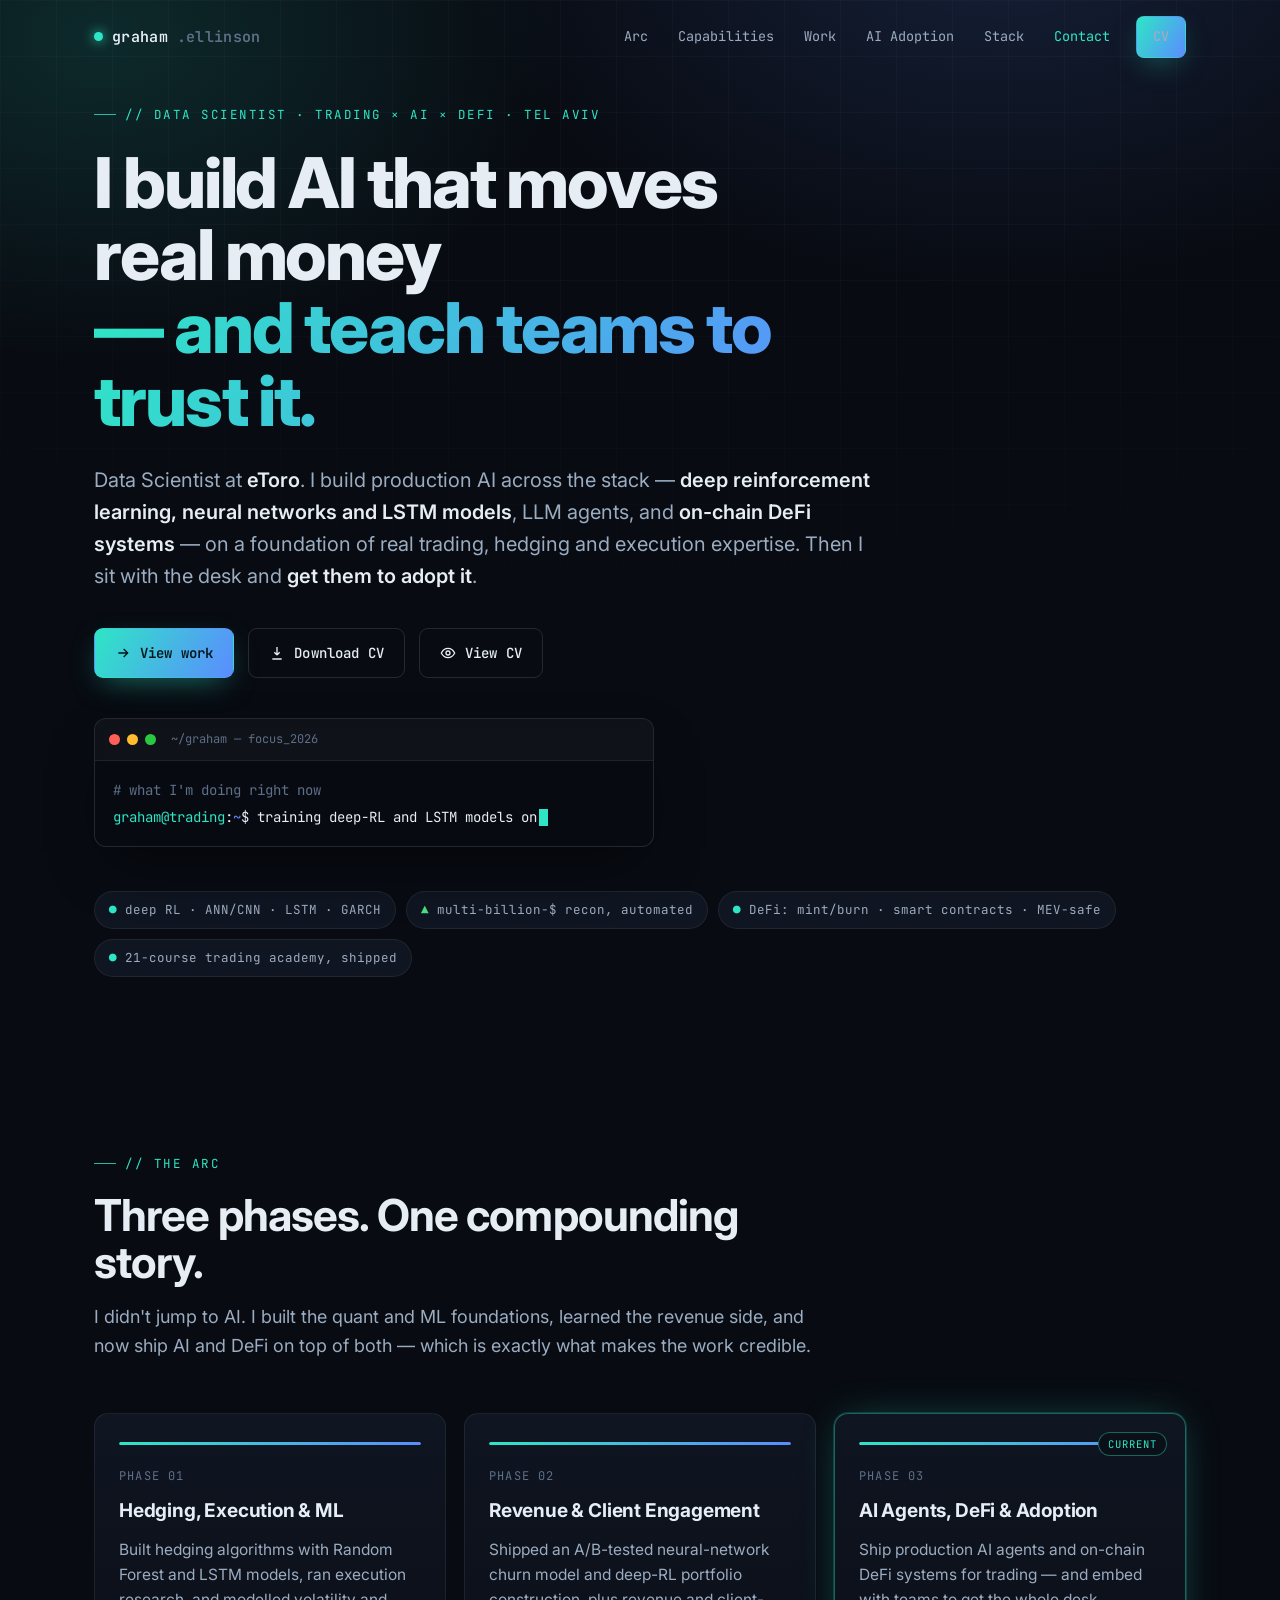
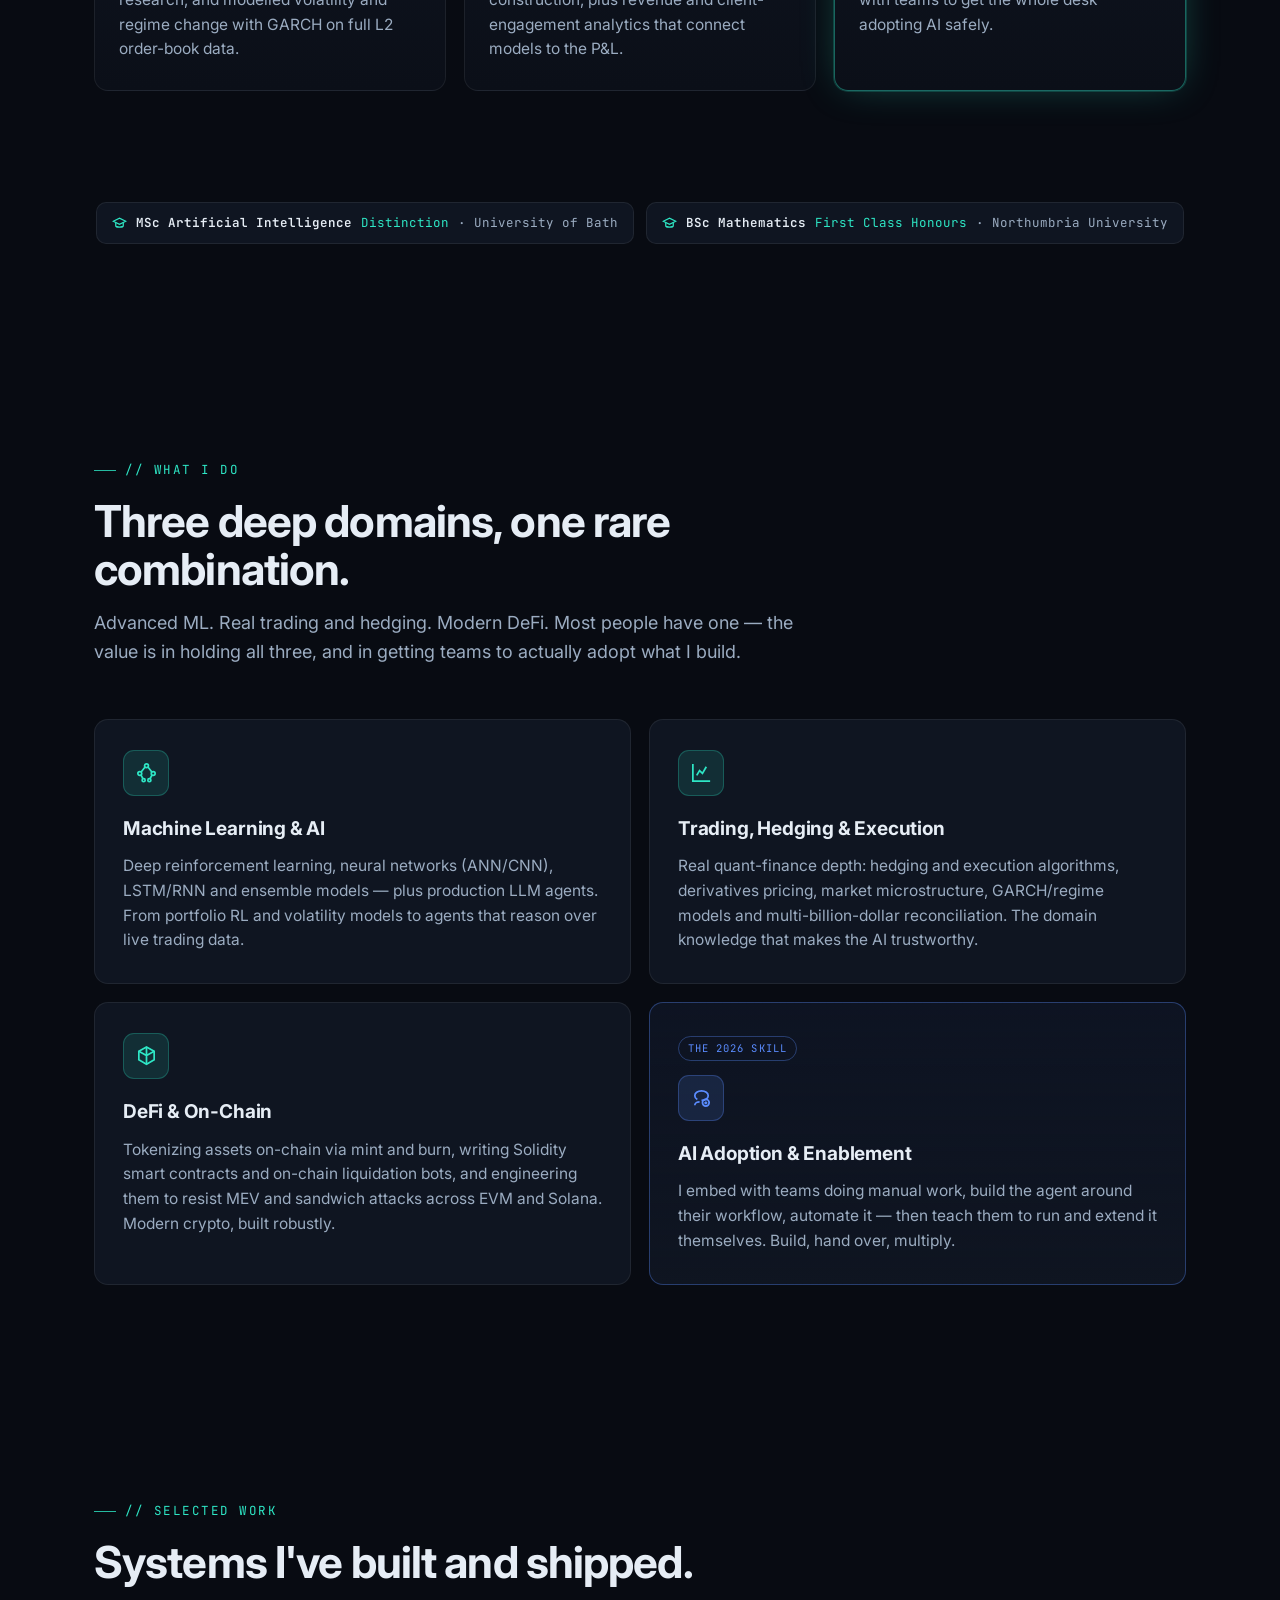
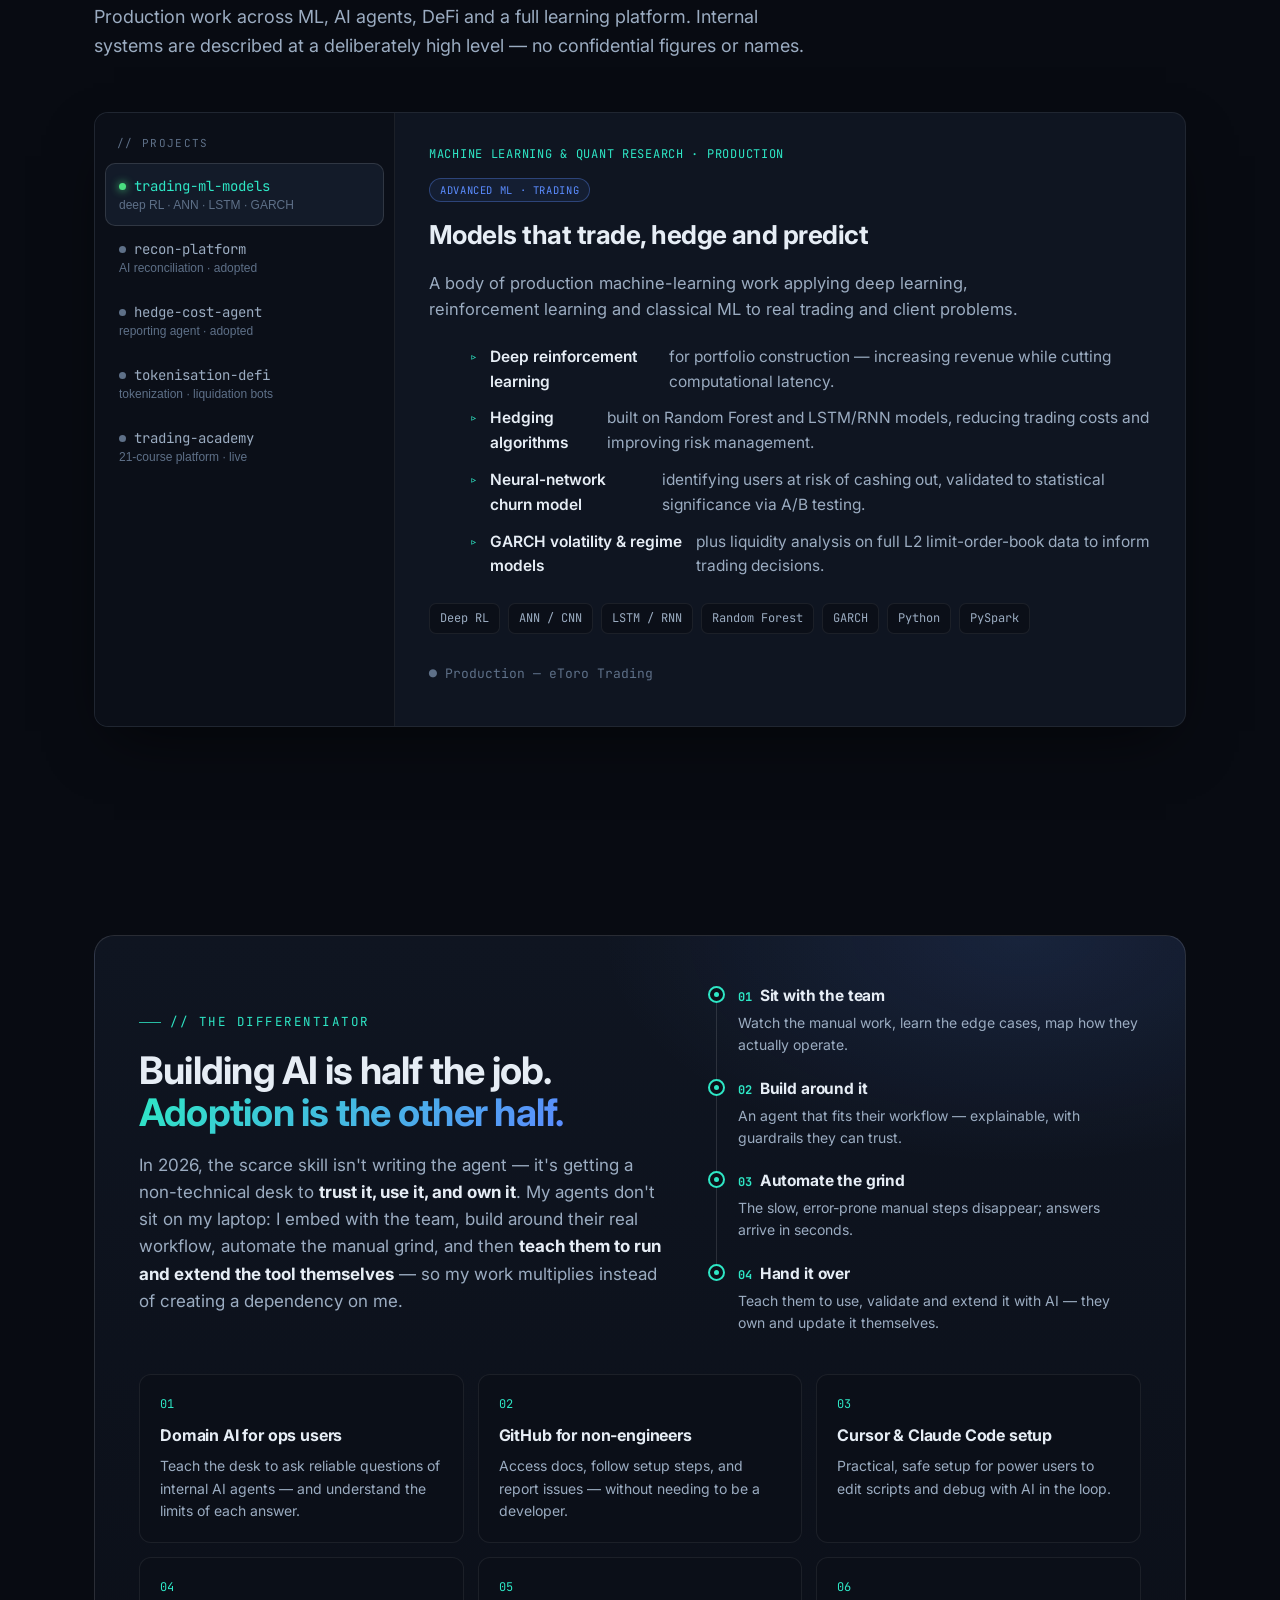
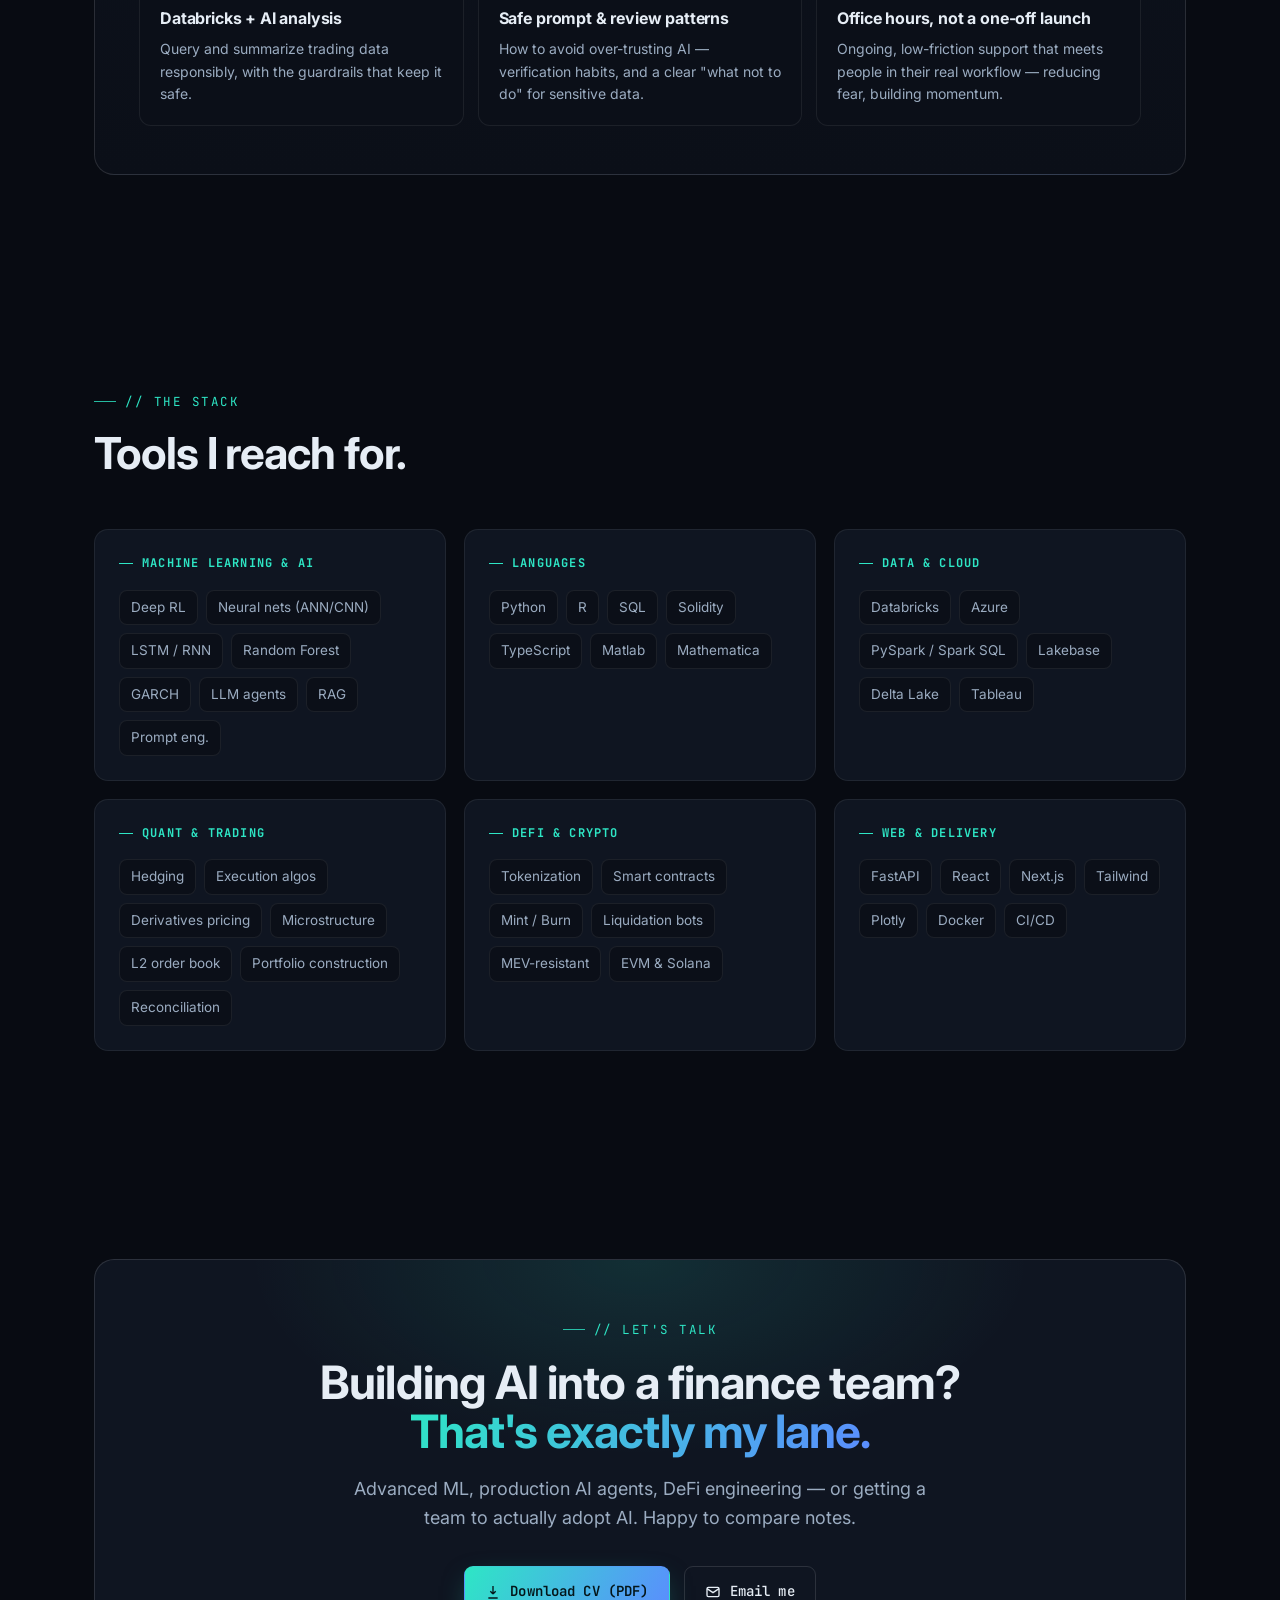
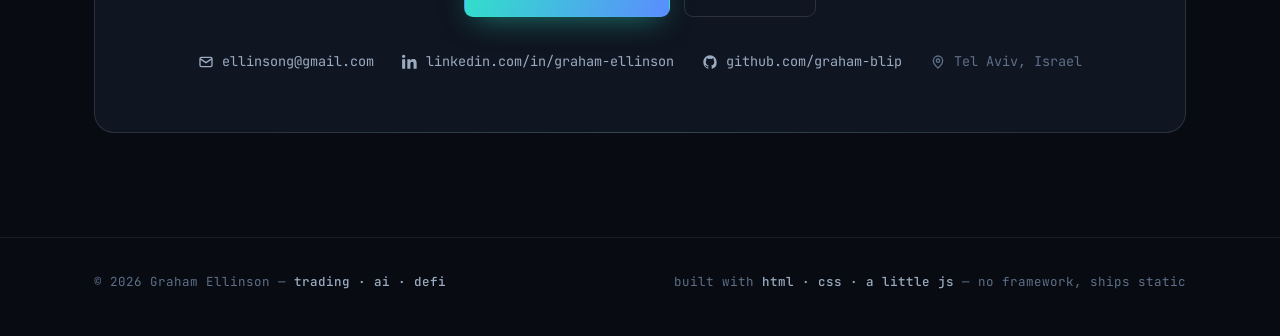
<file: index.html>
<!DOCTYPE html>
<html lang="en">
<head>
  <meta charset="UTF-8" />
  <meta name="viewport" content="width=device-width, initial-scale=1.0" />
  <title>Graham Ellinson — Data Scientist · Trading, AI & DeFi</title>
  <meta name="description" content="Graham Ellinson — Data Scientist at eToro. I build advanced ML (deep RL, neural nets, LSTM) and production AI agents on a foundation of trading, hedging and execution — and DeFi/on-chain systems — then drive adoption across trading teams." />
  <meta name="author" content="Graham Ellinson" />

  <!-- Open Graph -->
  <meta property="og:type" content="website" />
  <meta property="og:title" content="Graham Ellinson — Trading, AI & DeFi" />
  <meta property="og:description" content="Advanced ML + production AI agents, deep trading/hedging/execution expertise, and DeFi engineering — built and adopted." />

  <!-- Fonts -->
  <link rel="preconnect" href="https://fonts.googleapis.com" />
  <link rel="preconnect" href="https://fonts.gstatic.com" crossorigin />
  <link href="https://fonts.googleapis.com/css2?family=Inter:wght@400;500;600;700;800&family=JetBrains+Mono:wght@400;500;600&display=swap" rel="stylesheet" />

  <link rel="stylesheet" href="assets/css/style.css" />
  <link rel="icon" href="data:image/svg+xml,<svg xmlns='http://www.w3.org/2000/svg' viewBox='0 0 100 100'><rect width='100' height='100' rx='22' fill='%23080b12'/><text x='50' y='68' font-family='monospace' font-size='52' font-weight='700' fill='%232ee6c5' text-anchor='middle'>g</text></svg>" />
</head>
<body>
  <div class="bg-field"></div>
  <div class="bg-grid"></div>

  <!-- ===================== NAV ===================== -->
  <nav class="nav" id="nav">
    <div class="nav-inner">
      <a href="#top" class="logo"><span class="dot"></span>graham<span class="muted">.ellinson</span></a>
      <div class="nav-links" id="navLinks">
        <a href="#arc">Arc</a>
        <a href="#capabilities">Capabilities</a>
        <a href="#work">Work</a>
        <a href="#adoption">AI Adoption</a>
        <a href="#skills">Stack</a>
        <a href="#contact">Contact</a>
        <a class="btn btn-primary" href="cv.html" target="_blank" rel="noopener">CV</a>
      </div>
      <button class="nav-toggle" id="navToggle" aria-label="Toggle menu" aria-expanded="false">
        <span></span><span></span><span></span>
      </button>
    </div>
  </nav>

  <!-- ===================== HERO ===================== -->
  <header class="hero" id="top">
    <div class="wrap hero-inner">
      <div class="eyebrow reveal">// data scientist · trading × ai × defi · tel aviv</div>
      <h1 class="reveal d1">I build AI that moves real money<span class="line2 grad-text">— and teach teams to trust it.</span></h1>
      <p class="hero-sub reveal d2">
        Data Scientist at <strong>eToro</strong>. I build production AI across the stack —
        <strong>deep reinforcement learning, neural networks and LSTM models</strong>, LLM agents,
        and <strong>on-chain DeFi systems</strong> — on a foundation of real trading, hedging and
        execution expertise. Then I sit with the desk and <strong>get them to adopt it</strong>.
      </p>

      <div class="hero-cta reveal d3">
        <a class="btn btn-primary" href="#work">
          <svg class="ico" viewBox="0 0 24 24" fill="none" stroke="currentColor" stroke-width="2"><path d="M5 12h14M13 6l6 6-6 6"/></svg>
          View work
        </a>
        <a class="btn btn-ghost" href="assets/cv/Graham-Ellinson-CV.pdf" download>
          <svg class="ico" viewBox="0 0 24 24" fill="none" stroke="currentColor" stroke-width="2"><path d="M12 3v12m0 0l-4-4m4 4l4-4M5 21h14"/></svg>
          Download CV
        </a>
        <a class="btn btn-ghost" href="cv.html" target="_blank" rel="noopener">
          <svg class="ico" viewBox="0 0 24 24" fill="none" stroke="currentColor" stroke-width="2"><path d="M2 12s3.5-7 10-7 10 7 10 7-3.5 7-10 7-10-7-10-7z"/><circle cx="12" cy="12" r="3"/></svg>
          View CV
        </a>
      </div>

      <div class="terminal reveal d3">
        <div class="terminal-bar"><i></i><i></i><i></i><span>~/graham — focus_2026</span></div>
        <div class="terminal-body">
          <div><span class="comment"># what I'm doing right now</span></div>
          <div><span class="prompt">graham@trading</span>:<span style="color:var(--accent-2)">~</span>$ <span class="typed" id="typed"></span><span class="cursor-blink" aria-hidden="true"></span></div>
        </div>
      </div>

      <div class="ticker reveal d4">
        <span class="chip"><b>●</b> deep RL · ANN/CNN · LSTM · GARCH</span>
        <span class="chip"><span class="up">▲</span> multi-billion-$ recon, automated</span>
        <span class="chip"><b>●</b> DeFi: mint/burn · smart contracts · MEV-safe</span>
        <span class="chip"><b>●</b> 21-course trading academy, shipped</span>
      </div>
    </div>
  </header>

  <!-- ===================== ARC ===================== -->
  <section id="arc">
    <div class="wrap">
      <div class="section-head reveal">
        <div class="eyebrow">// the arc</div>
        <h2 class="title">Three phases. One compounding story.</h2>
        <p>I didn't jump to AI. I built the quant and ML foundations, learned the revenue side, and now ship AI and DeFi on top of both — which is exactly what makes the work credible.</p>
      </div>

      <div class="arc-grid">
        <div class="phase reveal">
          <div class="bar"><i style="width:100%"></i></div>
          <div class="ph-no">PHASE 01</div>
          <h3>Hedging, Execution &amp; ML</h3>
          <p>Built hedging algorithms with Random Forest and LSTM models, ran execution research, and modelled volatility and regime change with GARCH on full L2 order-book data.</p>
        </div>
        <div class="phase reveal d1">
          <div class="bar"><i style="width:100%"></i></div>
          <div class="ph-no">PHASE 02</div>
          <h3>Revenue &amp; Client Engagement</h3>
          <p>Shipped an A/B-tested neural-network churn model and deep-RL portfolio construction, plus revenue and client-engagement analytics that connect models to the P&amp;L.</p>
        </div>
        <div class="phase current reveal d2">
          <span class="tag">current</span>
          <div class="bar"><i style="width:100%"></i></div>
          <div class="ph-no">PHASE 03</div>
          <h3>AI Agents, DeFi &amp; Adoption</h3>
          <p>Ship production AI agents and on-chain DeFi systems for trading — and embed with teams to get the whole desk adopting AI safely.</p>
        </div>
      </div>

      <div class="arc-foot reveal d2">
        <b>Operating altitude:</b> technical execution + leverage creation — building the system <em>and</em> getting people to use it.
      </div>

      <div class="creds reveal d2">
        <span class="cred">
          <svg viewBox="0 0 24 24" fill="none" stroke="currentColor" stroke-width="2"><path d="M22 10L12 5 2 10l10 5 10-5z"/><path d="M6 12v5c0 1 2.7 2.5 6 2.5s6-1.5 6-2.5v-5"/></svg>
          <b>MSc Artificial Intelligence</b> <span class="dist">Distinction</span> · University of Bath
        </span>
        <span class="cred">
          <svg viewBox="0 0 24 24" fill="none" stroke="currentColor" stroke-width="2"><path d="M22 10L12 5 2 10l10 5 10-5z"/><path d="M6 12v5c0 1 2.7 2.5 6 2.5s6-1.5 6-2.5v-5"/></svg>
          <b>BSc Mathematics</b> <span class="dist">First Class Honours</span> · Northumbria University
        </span>
      </div>
    </div>
  </section>

  <!-- ===================== CAPABILITIES ===================== -->
  <section id="capabilities">
    <div class="wrap">
      <div class="section-head reveal">
        <div class="eyebrow">// what I do</div>
        <h2 class="title">Three deep domains, one rare combination.</h2>
        <p>Advanced ML. Real trading and hedging. Modern DeFi. Most people have one — the value is in holding all three, and in getting teams to actually adopt what I build.</p>
      </div>

      <div class="cap-grid">
        <article class="cap reveal tilt">
          <div class="cap-ico"><svg viewBox="0 0 24 24" fill="none" stroke-width="1.8"><circle cx="12" cy="5" r="2"/><circle cx="5" cy="13" r="2"/><circle cx="19" cy="13" r="2"/><circle cx="9" cy="20" r="1.6"/><circle cx="15" cy="20" r="1.6"/><path d="M10.5 6.3L6.4 11.4M13.5 6.3l4.1 5.1M6.2 14.6l2.2 4M17.8 14.6l-2.2 4"/></svg></div>
          <h3>Machine Learning &amp; AI</h3>
          <p>Deep reinforcement learning, neural networks (ANN/CNN), LSTM/RNN and ensemble models — plus production LLM agents. From portfolio RL and volatility models to agents that reason over live trading data.</p>
        </article>

        <article class="cap reveal d1 tilt">
          <div class="cap-ico"><svg viewBox="0 0 24 24" fill="none" stroke-width="1.8"><path d="M3 3v18h18"/><path d="M7 15l3-5 3 3 4-7"/></svg></div>
          <h3>Trading, Hedging &amp; Execution</h3>
          <p>Real quant-finance depth: hedging and execution algorithms, derivatives pricing, market microstructure, GARCH/regime models and multi-billion-dollar reconciliation. The domain knowledge that makes the AI trustworthy.</p>
        </article>

        <article class="cap reveal d2 tilt">
          <div class="cap-ico"><svg viewBox="0 0 24 24" fill="none" stroke-width="1.8"><path d="M12 2l8 4.5v9L12 20l-8-4.5v-9L12 2z"/><path d="M12 2v18M4 6.5l8 4.5 8-4.5"/></svg></div>
          <h3>DeFi &amp; On-Chain</h3>
          <p>Tokenizing assets on-chain via mint and burn, writing Solidity smart contracts and on-chain liquidation bots, and engineering them to resist MEV and sandwich attacks across EVM and Solana. Modern crypto, built robustly.</p>
        </article>

        <article class="cap feature reveal d3 tilt">
          <span class="pill">the <span class="js-year">2026</span> skill</span>
          <div class="cap-ico"><svg viewBox="0 0 24 24" fill="none" stroke-width="1.8"><path d="M12 14c4 0 7-2.2 7-5s-3-5-7-5-7 2.2-7 5c0 1.6 1 3 2.6 4"/><path d="M5 19c0-2.2 2.5-3.5 5-3.5"/><circle cx="16.5" cy="16.5" r="3.5"/><path d="M16.5 15v3M15 16.5h3"/></svg></div>
          <h3>AI Adoption &amp; Enablement</h3>
          <p>I embed with teams doing manual work, build the agent around their workflow, automate it — then teach them to run and extend it themselves. Build, hand over, multiply.</p>
        </article>
      </div>
    </div>
  </section>

  <!-- ===================== WORK ===================== -->
  <section id="work">
    <div class="wrap">
      <div class="section-head reveal">
        <div class="eyebrow">// selected work</div>
        <h2 class="title">Systems I've built and shipped.</h2>
        <p>Production work across ML, AI agents, DeFi and a full learning platform. Internal systems are described at a deliberately high level — no confidential figures or names.</p>
      </div>

      <div class="explorer reveal">
        <div class="exp-list" role="tablist" aria-label="Projects">
          <div class="exp-head">// projects</div>
          <button class="exp-tab active" role="tab" data-target="p-ml" aria-selected="true">
            <span class="et-name"><span class="led"></span>trading-ml-models</span>
            <span class="et-kind">deep RL · ANN · LSTM · GARCH</span>
          </button>
          <button class="exp-tab" role="tab" data-target="p-recon" aria-selected="false">
            <span class="et-name"><span class="led"></span>recon-platform</span>
            <span class="et-kind">AI reconciliation · adopted</span>
          </button>
          <button class="exp-tab" role="tab" data-target="p-hedge" aria-selected="false">
            <span class="et-name"><span class="led"></span>hedge-cost-agent</span>
            <span class="et-kind">reporting agent · adopted</span>
          </button>
          <button class="exp-tab" role="tab" data-target="p-defi" aria-selected="false">
            <span class="et-name"><span class="led"></span>tokenisation-defi</span>
            <span class="et-kind">tokenization · liquidation bots</span>
          </button>
          <button class="exp-tab" role="tab" data-target="p-academy" aria-selected="false">
            <span class="et-name"><span class="led"></span>trading-academy</span>
            <span class="et-kind">21-course platform · live</span>
          </button>
        </div>

        <div class="exp-detail">
          <!-- ML / Quant models -->
          <div class="exp-panel active" id="p-ml" role="tabpanel">
            <div class="ep-kind">Machine learning &amp; quant research · production</div>
            <span class="dbadge">advanced ML · trading</span>
            <h3 style="margin-top:12px">Models that trade, hedge and predict</h3>
            <p class="ep-lead">A body of production machine-learning work applying deep learning, reinforcement learning and classical ML to real trading and client problems.</p>
            <ul>
              <li><b>Deep reinforcement learning</b> for portfolio construction — increasing revenue while cutting computational latency.</li>
              <li><b>Hedging algorithms</b> built on Random Forest and LSTM/RNN models, reducing trading costs and improving risk management.</li>
              <li><b>Neural-network churn model</b> identifying users at risk of cashing out, validated to statistical significance via A/B testing.</li>
              <li><b>GARCH volatility &amp; regime models</b> plus liquidity analysis on full L2 limit-order-book data to inform trading decisions.</li>
            </ul>
            <div class="tags">
              <span class="tag">Deep RL</span><span class="tag">ANN / CNN</span><span class="tag">LSTM / RNN</span>
              <span class="tag">Random Forest</span><span class="tag">GARCH</span><span class="tag">Python</span><span class="tag">PySpark</span>
            </div>
            <div class="ep-links"><span class="ep-link muted">● Production — eToro Trading</span></div>
          </div>

          <!-- Recon -->
          <div class="exp-panel" id="p-recon" role="tabpanel">
            <div class="ep-kind">AI reconciliation platform · built, automated &amp; handed over</div>
            <span class="dbadge">AI agents · adoption</span>
            <h3 style="margin-top:12px">Reconciliation that explains itself</h3>
            <p class="ep-lead">An AI-powered platform that explains multi-billion-dollar daily position breaks across multiple liquidity providers in seconds — built with the team that used to do it by hand.</p>
            <ul>
              <li><b>Embedded with the operations team:</b> sat with the people doing the manual reconciliation, mapped their real workflow, and built the agent around how they actually work.</li>
              <li><b>Structured investigation:</b> every break is classified through a fixed, auditable checklist with a documented root cause — so no two analysts give a different answer.</li>
              <li><b>Automated the grind:</b> replaced hours of manual detective work with same-day, explainable answers across multiple providers.</li>
              <li><b>Handed it over:</b> taught the team to use, trust and <b>extend the agent themselves</b> — they now maintain and update it without me in the loop.</li>
            </ul>
            <div class="tags">
              <span class="tag">LLM agents</span><span class="tag">Python</span><span class="tag">Databricks</span>
              <span class="tag">Azure</span><span class="tag">Delta / Unity Catalog</span><span class="tag">SQL</span>
            </div>
            <div class="ep-links"><span class="ep-link muted">● Internal — eToro Trading</span></div>
          </div>

          <!-- Hedge -->
          <div class="exp-panel" id="p-hedge" role="tabpanel">
            <div class="ep-kind">Hedge-cost reporting agent · built, automated &amp; handed over</div>
            <span class="dbadge">AI agents · adoption</span>
            <h3 style="margin-top:12px">Daily hedge cost, on tap</h3>
            <p class="ep-lead">An automated agent that reconciles and reports hedging cost across every asset-class book each day, with anomaly detection and self-service dashboards — now run by the desk itself.</p>
            <ul>
              <li><b>Understood the manual process first:</b> worked alongside the desk doing the slow, error-prone monthly reconciliation before automating a single step.</li>
              <li><b>Full coverage:</b> server-side pipelines compute per-instrument hedge cost across equities, commodities, indices, FX and crypto books daily.</li>
              <li><b>Signal over noise:</b> a rule-based anomaly engine separates genuine cost spikes from data artifacts, with failsafe auto-rollback safeguards.</li>
              <li><b>Enabled the team:</b> showed them how to query, validate and update the agent with AI — so the desk now owns and evolves it.</li>
            </ul>
            <div class="tags">
              <span class="tag">Python</span><span class="tag">Databricks SQL</span><span class="tag">Plotly</span>
              <span class="tag">GitHub Actions</span><span class="tag">anomaly detection</span>
            </div>
            <div class="ep-links"><span class="ep-link muted">● Internal — eToro Trading</span></div>
          </div>

          <!-- DeFi -->
          <div class="exp-panel" id="p-defi" role="tabpanel">
            <div class="ep-kind">Tokenization &amp; DeFi infrastructure · on-chain</div>
            <span class="dbadge">DeFi · smart contracts</span>
            <h3 style="margin-top:12px">Tokenized assets, smart contracts &amp; liquidation bots</h3>
            <p class="ep-lead">Hands-on DeFi engineering: tokenizing assets on-chain and building the smart-contract infrastructure around them — shipped and working.</p>
            <ul>
              <li><b>Asset tokenization:</b> mint and burn token wrappers for real assets on-chain across <b>EVM and Solana</b>.</li>
              <li><b>Solidity smart contracts:</b> design and write production smart contracts, including on-chain <b>liquidation bots</b> that keep DeFi positions healthy.</li>
              <li><b>MEV-resistant by design:</b> engineered to defend against MEV and sandwich attacks during execution.</li>
              <li><b>End-to-end DeFi:</b> from contract to execution — demonstrating deep, practical understanding of modern crypto infrastructure.</li>
            </ul>
            <div class="tags">
              <span class="tag">Solidity</span><span class="tag">Smart contracts</span><span class="tag">Mint / Burn</span>
              <span class="tag">Liquidation bots</span><span class="tag">EVM / Solana</span><span class="tag">MEV-resistant</span>
            </div>
            <div class="ep-links"><span class="ep-link muted">● Internal · DeFi R&amp;D</span></div>
          </div>

          <!-- Academy -->
          <div class="exp-panel" id="p-academy" role="tabpanel">
            <div class="ep-kind">eToro Trading Academy · live full-stack platform</div>
            <span class="dbadge">full-stack · education</span>
            <h3 style="margin-top:12px">A trading academy, beginner to quant</h3>
            <p class="ep-lead">A complete learning platform that takes someone from their first order through to mathematically rigorous advanced material — 21 live courses across trading, derivatives, execution, microstructure, portfolio construction, crypto/DeFi and compliance.</p>
            <ul>
              <li><b>Breadth of content:</b> 21 courses spanning execution algorithms, advanced options &amp; derivatives, quantitative strategies, market microstructure, factor investing, crypto/DeFi (stablecoins, perps, yield) and compliance.</li>
              <li><b>Real full-stack engineering:</b> a single FastAPI service serving a React/Tailwind portal <b>and</b> an embedded interactive Execution Lab, backed by Lakebase Postgres on Databricks Apps with Azure AD SSO and RBAC.</li>
              <li><b>Built-in AI tutor</b> and a content schema that lets subject experts author courses without touching React — plus CI design-contract gates, accessibility (WCAG AA) and a full test pyramid.</li>
              <li><b>Consolidated</b> my earlier options-pricing and execution-research tools into one cohesive, governed platform.</li>
            </ul>
            <div class="tags">
              <span class="tag">FastAPI</span><span class="tag">React</span><span class="tag">Tailwind</span>
              <span class="tag">Databricks Apps</span><span class="tag">Lakebase / Postgres</span><span class="tag">Azure AD SSO</span><span class="tag">CI/CD</span>
            </div>
            <div class="ep-links"><span class="ep-link muted">● Internal platform — eToro</span></div>
          </div>
        </div>
      </div>
    </div>
  </section>

  <!-- ===================== AI ADOPTION ===================== -->
  <section id="adoption">
    <div class="wrap">
      <div class="adopt reveal">
        <div class="adopt-top">
          <div>
            <div class="eyebrow">// the differentiator</div>
            <h2>Building AI is half the job.<br/><span class="grad-text">Adoption is the other half.</span></h2>
            <p class="lead">
              In <span class="js-year">2026</span>, the scarce skill isn't writing the agent — it's getting a non-technical desk to
              <strong>trust it, use it, and own it</strong>. My agents don't sit on my laptop: I embed
              with the team, build around their real workflow, automate the manual grind, and then
              <strong>teach them to run and extend the tool themselves</strong> — so my work multiplies
              instead of creating a dependency on me.
            </p>
          </div>
          <div>
            <div class="flow">
              <div class="flow-step"><span class="fs-dot"></span><h4><span class="fs-no">01</span>Sit with the team</h4><p>Watch the manual work, learn the edge cases, map how they actually operate.</p></div>
              <div class="flow-step"><span class="fs-dot"></span><h4><span class="fs-no">02</span>Build around it</h4><p>An agent that fits their workflow — explainable, with guardrails they can trust.</p></div>
              <div class="flow-step"><span class="fs-dot"></span><h4><span class="fs-no">03</span>Automate the grind</h4><p>The slow, error-prone manual steps disappear; answers arrive in seconds.</p></div>
              <div class="flow-step"><span class="fs-dot"></span><h4><span class="fs-no">04</span>Hand it over</h4><p>Teach them to use, validate and extend it with AI — they own and update it themselves.</p></div>
            </div>
          </div>
        </div>

        <div class="modules">
          <div class="module reveal"><div class="m-no">01</div><h4>Domain AI for ops users</h4><p>Teach the desk to ask reliable questions of internal AI agents — and understand the limits of each answer.</p></div>
          <div class="module reveal d1"><div class="m-no">02</div><h4>GitHub for non-engineers</h4><p>Access docs, follow setup steps, and report issues — without needing to be a developer.</p></div>
          <div class="module reveal d2"><div class="m-no">03</div><h4>Cursor &amp; Claude Code setup</h4><p>Practical, safe setup for power users to edit scripts and debug with AI in the loop.</p></div>
          <div class="module reveal"><div class="m-no">04</div><h4>Databricks + AI analysis</h4><p>Query and summarize trading data responsibly, with the guardrails that keep it safe.</p></div>
          <div class="module reveal d1"><div class="m-no">05</div><h4>Safe prompt &amp; review patterns</h4><p>How to avoid over-trusting AI — verification habits, and a clear "what not to do" for sensitive data.</p></div>
          <div class="module reveal d2"><div class="m-no">06</div><h4>Office hours, not a one-off launch</h4><p>Ongoing, low-friction support that meets people in their real workflow — reducing fear, building momentum.</p></div>
        </div>
      </div>
    </div>
  </section>

  <!-- ===================== SKILLS ===================== -->
  <section id="skills">
    <div class="wrap">
      <div class="section-head reveal">
        <div class="eyebrow">// the stack</div>
        <h2 class="title">Tools I reach for.</h2>
      </div>
      <div class="skill-grid">
        <div class="skillset reveal">
          <h4>Machine Learning &amp; AI</h4>
          <div class="stags"><span>Deep RL</span><span>Neural nets (ANN/CNN)</span><span>LSTM / RNN</span><span>Random Forest</span><span>GARCH</span><span>LLM agents</span><span>RAG</span><span>Prompt eng.</span></div>
        </div>
        <div class="skillset reveal d1">
          <h4>Languages</h4>
          <div class="stags"><span>Python</span><span>R</span><span>SQL</span><span>Solidity</span><span>TypeScript</span><span>Matlab</span><span>Mathematica</span></div>
        </div>
        <div class="skillset reveal d2">
          <h4>Data &amp; Cloud</h4>
          <div class="stags"><span>Databricks</span><span>Azure</span><span>PySpark / Spark SQL</span><span>Lakebase</span><span>Delta Lake</span><span>Tableau</span></div>
        </div>
        <div class="skillset reveal">
          <h4>Quant &amp; Trading</h4>
          <div class="stags"><span>Hedging</span><span>Execution algos</span><span>Derivatives pricing</span><span>Microstructure</span><span>L2 order book</span><span>Portfolio construction</span><span>Reconciliation</span></div>
        </div>
        <div class="skillset reveal d1">
          <h4>DeFi &amp; Crypto</h4>
          <div class="stags"><span>Tokenization</span><span>Smart contracts</span><span>Mint / Burn</span><span>Liquidation bots</span><span>MEV-resistant</span><span>EVM &amp; Solana</span></div>
        </div>
        <div class="skillset reveal d2">
          <h4>Web &amp; Delivery</h4>
          <div class="stags"><span>FastAPI</span><span>React</span><span>Next.js</span><span>Tailwind</span><span>Plotly</span><span>Docker</span><span>CI/CD</span></div>
        </div>
      </div>
    </div>
  </section>

  <!-- ===================== CONTACT ===================== -->
  <section id="contact">
    <div class="wrap">
      <div class="cta reveal">
        <div class="eyebrow" style="justify-content:center;display:flex">// let's talk</div>
        <h2>Building AI into a finance team?<br/><span class="grad-text">That's exactly my lane.</span></h2>
        <p>Advanced ML, production AI agents, DeFi engineering — or getting a team to actually adopt AI. Happy to compare notes.</p>
        <div class="cta-btns">
          <a class="btn btn-primary" href="assets/cv/Graham-Ellinson-CV.pdf" download>
            <svg class="ico" viewBox="0 0 24 24" fill="none" stroke="currentColor" stroke-width="2"><path d="M12 3v12m0 0l-4-4m4 4l4-4M5 21h14"/></svg>
            Download CV (PDF)
          </a>
          <a class="btn btn-ghost" href="mailto:ellinsong@gmail.com">
            <svg class="ico" viewBox="0 0 24 24" fill="none" stroke="currentColor" stroke-width="2"><rect x="3" y="5" width="18" height="14" rx="2"/><path d="M3 7l9 6 9-6"/></svg>
            Email me
          </a>
        </div>
        <div class="contact-row">
          <a href="mailto:ellinsong@gmail.com"><svg viewBox="0 0 24 24" fill="none" stroke="currentColor" stroke-width="2"><rect x="3" y="5" width="18" height="14" rx="2"/><path d="M3 7l9 6 9-6"/></svg>ellinsong@gmail.com</a>
          <a href="https://www.linkedin.com/in/graham-ellinson-4624b1171" target="_blank" rel="noopener"><svg viewBox="0 0 24 24" fill="currentColor"><path d="M4.98 3.5C4.98 4.88 3.87 6 2.5 6S0 4.88 0 3.5 1.12 1 2.5 1s2.48 1.12 2.48 2.5zM.2 8h4.6v14H.2V8zm7.5 0h4.4v1.9h.06c.61-1.16 2.1-2.4 4.32-2.4 4.62 0 5.47 3.04 5.47 7v7.5h-4.6v-6.65c0-1.59-.03-3.63-2.21-3.63-2.21 0-2.55 1.73-2.55 3.52V22h-4.6V8z"/></svg>linkedin.com/in/graham-ellinson</a>
          <a href="https://github.com/graham-blip" target="_blank" rel="noopener"><svg viewBox="0 0 24 24" fill="currentColor"><path d="M12 2C6.48 2 2 6.58 2 12.25c0 4.53 2.87 8.37 6.84 9.73.5.1.68-.22.68-.49v-1.7c-2.78.62-3.37-1.21-3.37-1.21-.45-1.18-1.11-1.49-1.11-1.49-.91-.64.07-.62.07-.62 1 .07 1.53 1.06 1.53 1.06.9 1.57 2.36 1.12 2.94.85.09-.66.35-1.12.63-1.38-2.22-.26-4.55-1.14-4.55-5.07 0-1.12.39-2.03 1.03-2.75-.1-.26-.45-1.31.1-2.73 0 0 .84-.27 2.75 1.05a9.4 9.4 0 0 1 5 0c1.91-1.32 2.75-1.05 2.75-1.05.55 1.42.2 2.47.1 2.73.64.72 1.03 1.63 1.03 2.75 0 3.94-2.33 4.81-4.56 5.06.36.32.68.94.68 1.9v2.82c0 .27.18.6.69.49A10.02 10.02 0 0 0 22 12.25C22 6.58 17.52 2 12 2z"/></svg>github.com/graham-blip</a>
          <span style="color:var(--text-faint);display:inline-flex;align-items:center;gap:8px"><svg viewBox="0 0 24 24" fill="none" stroke="currentColor" stroke-width="2" style="width:16px;height:16px"><path d="M12 21s7-6.3 7-11a7 7 0 1 0-14 0c0 4.7 7 11 7 11z"/><circle cx="12" cy="10" r="2.5"/></svg>Tel Aviv, Israel</span>
        </div>
      </div>
    </div>
  </section>

  <!-- ===================== FOOTER ===================== -->
  <footer class="footer">
    <div class="wrap footer-inner">
      <div class="f-mono">© <span id="year"></span> Graham Ellinson — <b>trading · ai · defi</b></div>
      <div class="f-mono">built with <b>html · css · a little js</b> — no framework, ships static</div>
    </div>
  </footer>

  <script src="assets/js/main.js"></script>
</body>
</html>
</file>
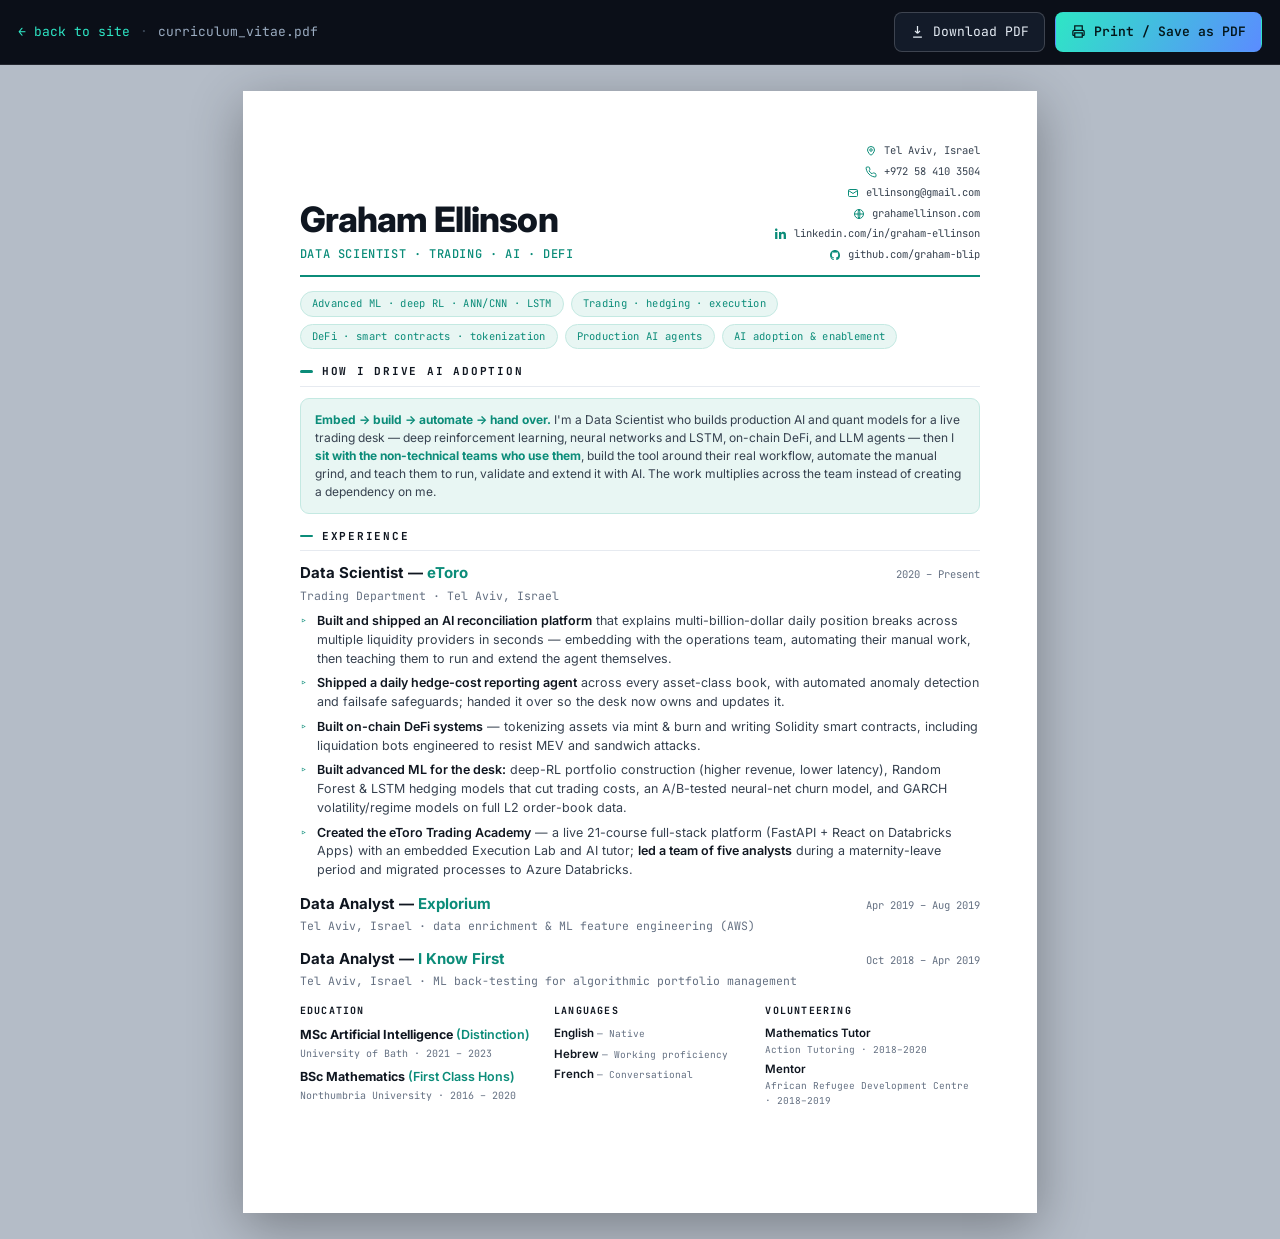
<file: cv.html>
<!DOCTYPE html>
<html lang="en">
<head>
  <meta charset="UTF-8" />
  <meta name="viewport" content="width=device-width, initial-scale=1.0" />
  <title>Graham Ellinson — CV</title>
  <meta name="description" content="Curriculum vitae of Graham Ellinson, Data Scientist — Trading, AI & DeFi." />
  <link rel="preconnect" href="https://fonts.googleapis.com" />
  <link rel="preconnect" href="https://fonts.gstatic.com" crossorigin />
  <link href="https://fonts.googleapis.com/css2?family=Inter:wght@400;500;600;700;800&family=JetBrains+Mono:wght@400;500;600&display=swap" rel="stylesheet" />
  <link rel="stylesheet" href="assets/css/cv.css" />
  <link rel="icon" href="data:image/svg+xml,<svg xmlns='http://www.w3.org/2000/svg' viewBox='0 0 100 100'><rect width='100' height='100' rx='22' fill='%23080b12'/><text x='50' y='68' font-family='monospace' font-size='52' font-weight='700' fill='%232ee6c5' text-anchor='middle'>g</text></svg>" />
</head>
<body>
  <!-- screen-only toolbar -->
  <div class="toolbar">
    <div class="tb-left">
      <a href="index.html">&larr; back to site</a>
      <span style="color:#3a4655">·</span>
      <span>curriculum_vitae.pdf</span>
    </div>
    <div class="tb-actions">
      <a class="tb-btn" href="assets/cv/Graham-Ellinson-CV.pdf" download>
        <svg viewBox="0 0 24 24" fill="none" stroke="currentColor" stroke-width="2"><path d="M12 3v12m0 0l-4-4m4 4l4-4M5 21h14"/></svg>
        Download PDF
      </a>
      <button class="tb-btn primary" onclick="window.print()">
        <svg viewBox="0 0 24 24" fill="none" stroke="currentColor" stroke-width="2"><path d="M6 9V3h12v6M6 18H4a1 1 0 0 1-1-1v-5a2 2 0 0 1 2-2h14a2 2 0 0 1 2 2v5a1 1 0 0 1-1 1h-2M6 14h12v7H6z"/></svg>
        Print / Save as PDF
      </button>
    </div>
  </div>

  <main class="page">
    <!-- HEADER -->
    <header class="cv-head">
      <div class="h-left">
        <div class="name">Graham Ellinson</div>
        <div class="role">Data Scientist · Trading · AI · DeFi</div>
      </div>
      <div class="contact">
        <span><svg viewBox="0 0 24 24" fill="none" stroke="currentColor" stroke-width="2"><path d="M12 21s7-6.3 7-11a7 7 0 1 0-14 0c0 4.7 7 11 7 11z"/><circle cx="12" cy="10" r="2.5"/></svg>Tel Aviv, Israel</span>
        <a href="tel:+972584103504"><svg viewBox="0 0 24 24" fill="none" stroke="currentColor" stroke-width="2"><path d="M22 16.9v3a2 2 0 0 1-2.2 2 19.8 19.8 0 0 1-8.6-3 19.5 19.5 0 0 1-6-6 19.8 19.8 0 0 1-3-8.6A2 2 0 0 1 4.1 2h3a2 2 0 0 1 2 1.7c.1.9.3 1.8.6 2.6a2 2 0 0 1-.5 2.1L8 9.5a16 16 0 0 0 6 6l1.1-1.1a2 2 0 0 1 2.1-.5c.8.3 1.7.5 2.6.6a2 2 0 0 1 1.7 2z"/></svg>+972 58 410 3504</a>
        <a href="mailto:ellinsong@gmail.com"><svg viewBox="0 0 24 24" fill="none" stroke="currentColor" stroke-width="2"><rect x="3" y="5" width="18" height="14" rx="2"/><path d="M3 7l9 6 9-6"/></svg>ellinsong@gmail.com</a>
        <a href="https://grahamellinson.com" target="_blank" rel="noopener"><svg viewBox="0 0 24 24" fill="none" stroke="currentColor" stroke-width="2"><circle cx="12" cy="12" r="9"/><path d="M3 12h18M12 3c2.5 2.6 2.5 15.4 0 18M12 3c-2.5 2.6-2.5 15.4 0 18"/></svg>grahamellinson.com</a>
        <a href="https://www.linkedin.com/in/graham-ellinson-4624b1171" target="_blank" rel="noopener"><svg viewBox="0 0 24 24" fill="currentColor"><path d="M4.98 3.5C4.98 4.88 3.87 6 2.5 6S0 4.88 0 3.5 1.12 1 2.5 1s2.48 1.12 2.48 2.5zM.2 8h4.6v14H.2V8zm7.5 0h4.4v1.9h.06c.61-1.16 2.1-2.4 4.32-2.4 4.62 0 5.47 3.04 5.47 7v7.5h-4.6v-6.65c0-1.59-.03-3.63-2.21-3.63-2.21 0-2.55 1.73-2.55 3.52V22h-4.6V8z"/></svg>linkedin.com/in/graham-ellinson</a>
        <a href="https://github.com/graham-blip" target="_blank" rel="noopener"><svg viewBox="0 0 24 24" fill="currentColor"><path d="M12 2C6.48 2 2 6.58 2 12.25c0 4.53 2.87 8.37 6.84 9.73.5.1.68-.22.68-.49v-1.7c-2.78.62-3.37-1.21-3.37-1.21-.45-1.18-1.11-1.49-1.11-1.49-.91-.64.07-.62.07-.62 1 .07 1.53 1.06 1.53 1.06.9 1.57 2.36 1.12 2.94.85.09-.66.35-1.12.63-1.38-2.22-.26-4.55-1.14-4.55-5.07 0-1.12.39-2.03 1.03-2.75-.1-.26-.45-1.31.1-2.73 0 0 .84-.27 2.75 1.05a9.4 9.4 0 0 1 5 0c1.91-1.32 2.75-1.05 2.75-1.05.55 1.42.2 2.47.1 2.73.64.72 1.03 1.63 1.03 2.75 0 3.94-2.33 4.81-4.56 5.06.36.32.68.94.68 1.9v2.82c0 .27.18.6.69.49A10.02 10.02 0 0 0 22 12.25C22 6.58 17.52 2 12 2z"/></svg>github.com/graham-blip</a>
      </div>
    </header>

    <!-- DOMAIN PILLS -->
    <div class="domains">
      <span>Advanced ML · deep RL · ANN/CNN · LSTM</span>
      <span>Trading · hedging · execution</span>
      <span>DeFi · smart contracts · tokenization</span>
      <span>Production AI agents</span>
      <span>AI adoption &amp; enablement</span>
    </div>

    <!-- HOW I DRIVE AI ADOPTION (opener) -->
    <section class="sec">
      <h2>How I Drive AI Adoption</h2>
      <div class="callout">
        <b>Embed → build → automate → hand over.</b> I'm a Data Scientist who builds production AI and quant
        models for a live trading desk — deep reinforcement learning, neural networks and LSTM, on-chain DeFi,
        and LLM agents — then I <b>sit with the non-technical teams who use them</b>, build the tool around their
        real workflow, automate the manual grind, and teach them to run, validate and extend it with AI. The work
        multiplies across the team instead of creating a dependency on me.
      </div>
    </section>

    <!-- EXPERIENCE -->
    <section class="sec">
      <h2>Experience</h2>

      <div class="role-block">
        <div class="role-top">
          <div class="rt-title">Data Scientist — <em>eToro</em></div>
          <div class="rt-meta">2020 – Present</div>
        </div>
        <div class="role-sub">Trading Department · Tel Aviv, Israel</div>
        <ul class="bullets">
          <li><b>Built and shipped an AI reconciliation platform</b> that explains multi-billion-dollar daily position breaks across multiple liquidity providers in seconds — embedding with the operations team, automating their manual work, then teaching them to run and extend the agent themselves.</li>
          <li><b>Shipped a daily hedge-cost reporting agent</b> across every asset-class book, with automated anomaly detection and failsafe safeguards; handed it over so the desk now owns and updates it.</li>
          <li><b>Built on-chain DeFi systems</b> — tokenizing assets via mint &amp; burn and writing Solidity smart contracts, including liquidation bots engineered to resist MEV and sandwich attacks.</li>
          <li><b>Built advanced ML for the desk:</b> deep-RL portfolio construction (higher revenue, lower latency), Random Forest &amp; LSTM hedging models that cut trading costs, an A/B-tested neural-net churn model, and GARCH volatility/regime models on full L2 order-book data.</li>
          <li><b>Created the eToro Trading Academy</b> — a live 21-course full-stack platform (FastAPI + React on Databricks Apps) with an embedded Execution Lab and AI tutor; <b>led a team of five analysts</b> during a maternity-leave period and migrated processes to Azure Databricks.</li>
        </ul>
      </div>

      <div class="role-block">
        <div class="role-top">
          <div class="rt-title">Data Analyst — <em>Explorium</em></div>
          <div class="rt-meta">Apr 2019 – Aug 2019</div>
        </div>
        <div class="role-sub">Tel Aviv, Israel · data enrichment &amp; ML feature engineering (AWS)</div>
      </div>

      <div class="role-block">
        <div class="role-top">
          <div class="rt-title">Data Analyst — <em>I Know First</em></div>
          <div class="rt-meta">Oct 2018 – Apr 2019</div>
        </div>
        <div class="role-sub">Tel Aviv, Israel · ML back-testing for algorithmic portfolio management</div>
      </div>
    </section>

    <!-- BOTTOM BAND: education / languages / volunteering -->
    <section class="sec">
      <div class="info-grid">
        <div class="info-block">
          <h3>Education</h3>
          <div class="edu-item">
            <div class="e-deg">MSc Artificial Intelligence <span class="e-grade">(Distinction)</span></div>
            <div class="e-meta">University of Bath · 2021 – 2023</div>
          </div>
          <div class="edu-item">
            <div class="e-deg">BSc Mathematics <span class="e-grade">(First Class Hons)</span></div>
            <div class="e-meta">Northumbria University · 2016 – 2020</div>
          </div>
        </div>
        <div class="info-block">
          <h3>Languages</h3>
          <ul class="mini-list">
            <li><b>English</b> <span class="ml-meta">— Native</span></li>
            <li><b>Hebrew</b> <span class="ml-meta">— Working proficiency</span></li>
            <li><b>French</b> <span class="ml-meta">— Conversational</span></li>
          </ul>
        </div>
        <div class="info-block">
          <h3>Volunteering</h3>
          <ul class="mini-list">
            <li><b>Mathematics Tutor</b><br/><span class="ml-meta">Action Tutoring · 2018–2020</span></li>
            <li><b>Mentor</b><br/><span class="ml-meta">African Refugee Development Centre · 2018–2019</span></li>
          </ul>
        </div>
      </div>
    </section>
  </main>
</body>
</html>
</file>
<file: assets/css/style.css>
/* ============================================================
   Graham Ellinson — Portfolio
   "Quant Terminal" design system
   ============================================================ */

/* ---------- Design tokens ---------- */
:root {
  /* surfaces */
  --bg:        #080b12;
  --bg-2:      #0b0f18;
  --panel:     #0f1521;
  --panel-2:   #131b29;
  --panel-3:   #18212f;
  --border:    rgba(255, 255, 255, 0.07);
  --border-2:  rgba(255, 255, 255, 0.12);

  /* text */
  --text:      #e6edf5;
  --text-dim:  #9bacc1;
  --text-faint:#5e7088;

  /* accents */
  --accent:    #2ee6c5;   /* teal — brand */
  --accent-2:  #5b8cff;   /* electric blue */
  --green:     #4ade80;   /* up / positive */
  --amber:     #fbbf24;
  --red:       #f87171;
  --accent-soft: rgba(46, 230, 197, 0.12);

  /* gradients */
  --grad: linear-gradient(120deg, var(--accent) 0%, var(--accent-2) 100%);

  /* type */
  --font-sans: "Inter", system-ui, -apple-system, "Segoe UI", Roboto, Helvetica, Arial, sans-serif;
  --font-mono: "JetBrains Mono", "SF Mono", "Cascadia Code", ui-monospace, "Consolas", monospace;

  /* spacing / shape */
  --radius:    14px;
  --radius-sm: 9px;
  --maxw:      1140px;
  --shadow:    0 24px 60px -20px rgba(0, 0, 0, 0.65);
  --glow:      0 0 0 1px rgba(46, 230, 197, 0.18), 0 0 40px -10px rgba(46, 230, 197, 0.35);
}

/* ---------- Reset ---------- */
*, *::before, *::after { box-sizing: border-box; }
* { margin: 0; }
html { scroll-behavior: smooth; -webkit-text-size-adjust: 100%; }
@media (prefers-reduced-motion: reduce) {
  html { scroll-behavior: auto; }
  *, *::before, *::after { animation-duration: 0.001ms !important; animation-iteration-count: 1 !important; transition-duration: 0.001ms !important; }
}

body {
  font-family: var(--font-sans);
  background: var(--bg);
  color: var(--text);
  line-height: 1.6;
  font-size: 17px;
  -webkit-font-smoothing: antialiased;
  text-rendering: optimizeLegibility;
  overflow-x: hidden;
}

img { max-width: 100%; display: block; }
a { color: inherit; text-decoration: none; }
::selection { background: rgba(46, 230, 197, 0.28); color: #fff; }

/* ---------- Background field ---------- */
.bg-field {
  position: fixed;
  inset: 0;
  z-index: -2;
  pointer-events: none;
  background:
    radial-gradient(900px 600px at 78% -8%, rgba(91, 140, 255, 0.16), transparent 60%),
    radial-gradient(800px 560px at 8% 4%, rgba(46, 230, 197, 0.14), transparent 58%),
    var(--bg);
}
.bg-grid {
  position: fixed;
  inset: 0;
  z-index: -1;
  pointer-events: none;
  background-image:
    linear-gradient(rgba(255,255,255,0.022) 1px, transparent 1px),
    linear-gradient(90deg, rgba(255,255,255,0.022) 1px, transparent 1px);
  background-size: 56px 56px;
  mask-image: radial-gradient(120% 90% at 50% 0%, #000 35%, transparent 92%);
  -webkit-mask-image: radial-gradient(120% 90% at 50% 0%, #000 35%, transparent 92%);
}

/* ---------- Layout helpers ---------- */
.wrap { width: 100%; max-width: var(--maxw); margin: 0 auto; padding: 0 24px; }
section { padding: 104px 0; position: relative; }
.section-head { max-width: 720px; margin-bottom: 52px; }
.eyebrow {
  font-family: var(--font-mono);
  font-size: 12.5px;
  letter-spacing: 0.12em;
  text-transform: uppercase;
  color: var(--accent);
  display: inline-flex;
  align-items: center;
  flex-wrap: wrap;
  gap: 9px;
  margin-bottom: 18px;
}
.eyebrow::before {
  content: "";
  width: 22px; height: 1px;
  background: var(--accent);
  opacity: 0.8;
}
h2.title {
  font-size: clamp(28px, 4.2vw, 44px);
  line-height: 1.08;
  letter-spacing: -0.02em;
  font-weight: 700;
}
.section-head p { color: var(--text-dim); margin-top: 16px; font-size: 18px; }
.grad-text {
  background: var(--grad);
  -webkit-background-clip: text;
  background-clip: text;
  color: transparent;
}

/* ---------- Buttons ---------- */
.btn {
  display: inline-flex;
  align-items: center;
  gap: 9px;
  font-family: var(--font-mono);
  font-size: 14px;
  font-weight: 500;
  letter-spacing: 0.01em;
  padding: 13px 20px;
  border-radius: var(--radius-sm);
  border: 1px solid var(--border-2);
  background: var(--panel-2);
  color: var(--text);
  cursor: pointer;
  transition: transform 0.18s ease, border-color 0.18s ease, background 0.18s ease, box-shadow 0.18s ease;
  white-space: nowrap;
}
.btn:hover { transform: translateY(-2px); border-color: rgba(46,230,197,0.5); }
.btn:focus-visible { outline: 2px solid var(--accent); outline-offset: 2px; }
.btn .ico { width: 16px; height: 16px; }
.btn-primary {
  background: var(--grad);
  color: #04161a;
  border-color: transparent;
  font-weight: 600;
  box-shadow: 0 10px 30px -10px rgba(46, 230, 197, 0.5);
}
.btn-primary:hover { box-shadow: 0 14px 38px -10px rgba(46, 230, 197, 0.7); }
.btn-ghost { background: transparent; }

/* ---------- Nav ---------- */
.nav {
  position: fixed;
  top: 0; left: 0; right: 0;
  z-index: 50;
  transition: background 0.3s ease, border-color 0.3s ease, backdrop-filter 0.3s ease;
  border-bottom: 1px solid transparent;
}
.nav.scrolled {
  background: rgba(8, 11, 18, 0.72);
  backdrop-filter: blur(14px) saturate(140%);
  -webkit-backdrop-filter: blur(14px) saturate(140%);
  border-bottom: 1px solid var(--border);
}
.nav-inner {
  max-width: var(--maxw);
  margin: 0 auto;
  padding: 16px 24px;
  display: flex;
  align-items: center;
  justify-content: space-between;
}
.logo {
  font-family: var(--font-mono);
  font-weight: 600;
  font-size: 15px;
  letter-spacing: 0.02em;
  display: inline-flex;
  align-items: center;
  gap: 9px;
}
.logo .dot {
  width: 9px; height: 9px; border-radius: 50%;
  background: var(--accent);
  box-shadow: 0 0 12px var(--accent);
  animation: pulse 2.4s ease-in-out infinite;
}
.logo .muted { color: var(--text-faint); }
@keyframes pulse { 0%,100% { opacity: 1; } 50% { opacity: 0.35; } }

.nav-links { display: flex; align-items: center; gap: 6px; }
.nav-links a {
  font-family: var(--font-mono);
  font-size: 13.5px;
  color: var(--text-dim);
  padding: 8px 12px;
  border-radius: 8px;
  transition: color 0.18s ease, background 0.18s ease;
}
.nav-links a:hover { color: var(--text); background: var(--panel); }
.nav-links a.active { color: var(--accent); }
.nav-links .btn { margin-left: 8px; padding: 9px 16px; }

.nav-toggle {
  display: none;
  background: var(--panel-2);
  border: 1px solid var(--border-2);
  border-radius: 9px;
  width: 42px; height: 40px;
  cursor: pointer;
  flex-direction: column;
  align-items: center;
  justify-content: center;
  gap: 5px;
}
.nav-toggle span { width: 18px; height: 2px; background: var(--text); border-radius: 2px; transition: transform 0.25s ease, opacity 0.25s ease; }
.nav-toggle.open span:nth-child(1) { transform: translateY(7px) rotate(45deg); }
.nav-toggle.open span:nth-child(2) { opacity: 0; }
.nav-toggle.open span:nth-child(3) { transform: translateY(-7px) rotate(-45deg); }

/* ---------- Hero ---------- */
.hero {
  min-height: 100svh;
  display: flex;
  align-items: center;
  padding-top: 96px;
  padding-bottom: 64px;
}
.hero-inner { width: 100%; }
.hero .eyebrow { margin-bottom: 22px; }
.hero h1 {
  font-size: clamp(34px, 6.4vw, 70px);
  line-height: 1.04;
  letter-spacing: -0.03em;
  font-weight: 800;
  max-width: 16ch;
}
.hero h1 .line2 { display: block; }
.hero-sub {
  margin-top: 26px;
  font-size: clamp(17px, 2.1vw, 20px);
  color: var(--text-dim);
  max-width: 60ch;
}
.hero-sub strong { color: var(--text); font-weight: 600; }

.hero-cta { margin-top: 36px; display: flex; flex-wrap: wrap; gap: 14px; }

/* terminal window */
.terminal {
  margin-top: 40px;
  background: rgba(8, 11, 18, 0.7);
  border: 1px solid var(--border-2);
  border-radius: 12px;
  max-width: 560px;
  overflow: hidden;
  box-shadow: var(--shadow);
  backdrop-filter: blur(6px);
}
.terminal-bar {
  display: flex;
  align-items: center;
  gap: 7px;
  padding: 11px 14px;
  background: rgba(255,255,255,0.03);
  border-bottom: 1px solid var(--border);
}
.terminal-bar i { width: 11px; height: 11px; border-radius: 50%; display: inline-block; }
.terminal-bar i:nth-child(1) { background: #ff5f57; }
.terminal-bar i:nth-child(2) { background: #febc2e; }
.terminal-bar i:nth-child(3) { background: #28c840; }
.terminal-bar span { margin-left: 8px; font-family: var(--font-mono); font-size: 12px; color: var(--text-faint); }
.terminal-body { padding: 16px 18px; font-family: var(--font-mono); font-size: 14px; line-height: 1.9; }
.terminal-body .prompt { color: var(--accent); }
.terminal-body .comment { color: var(--text-faint); }
.terminal-body .typed { color: var(--text); }
.cursor-blink {
  display: inline-block;
  width: 9px; height: 17px;
  background: var(--accent);
  margin-left: 2px;
  vertical-align: text-bottom;
  animation: blink 1.05s steps(1) infinite;
}
@keyframes blink { 50% { opacity: 0; } }

/* metric ticker */
.ticker {
  margin-top: 44px;
  display: flex;
  flex-wrap: wrap;
  gap: 10px;
}
.chip {
  font-family: var(--font-mono);
  font-size: 12.5px;
  color: var(--text-dim);
  border: 1px solid var(--border);
  background: var(--panel);
  border-radius: 999px;
  padding: 8px 14px;
  display: inline-flex;
  align-items: center;
  gap: 8px;
}
.chip b { color: var(--accent); font-weight: 600; }
.chip .up { color: var(--green); }

/* ---------- Reveal animation ---------- */
.reveal { opacity: 0; transform: translateY(22px); transition: opacity 0.7s ease, transform 0.7s ease; }
.reveal.in-view { opacity: 1; transform: none; }
.reveal.d1 { transition-delay: 0.08s; }
.reveal.d2 { transition-delay: 0.16s; }
.reveal.d3 { transition-delay: 0.24s; }
.reveal.d4 { transition-delay: 0.32s; }

/* ---------- Arc / phases ---------- */
.arc-grid { display: grid; grid-template-columns: repeat(3, 1fr); gap: 18px; }
.phase {
  position: relative;
  background: linear-gradient(180deg, var(--panel) 0%, var(--bg-2) 100%);
  border: 1px solid var(--border);
  border-radius: var(--radius);
  padding: 28px 24px;
  transition: transform 0.25s ease, border-color 0.25s ease;
}
.phase:hover { transform: translateY(-4px); border-color: var(--border-2); }
.phase .ph-no { font-family: var(--font-mono); font-size: 12px; color: var(--text-faint); letter-spacing: 0.1em; }
.phase h3 { font-size: 19px; margin: 10px 0 12px; letter-spacing: -0.01em; }
.phase p { color: var(--text-dim); font-size: 15.5px; }
.phase .bar { height: 3px; border-radius: 3px; margin-bottom: 22px; background: var(--border-2); overflow: hidden; }
.phase .bar i { display: block; height: 100%; background: var(--grad); border-radius: 3px; }
.phase.current { border-color: rgba(46,230,197,0.4); box-shadow: var(--glow); }
.phase.current .tag {
  position: absolute; top: 18px; right: 18px;
  font-family: var(--font-mono); font-size: 10.5px; letter-spacing: 0.1em;
  color: var(--accent); border: 1px solid rgba(46,230,197,0.4);
  padding: 3px 9px; border-radius: 999px; text-transform: uppercase;
}
.arc-foot {
  margin-top: 30px;
  font-family: var(--font-mono);
  font-size: 14px;
  color: var(--text-dim);
  text-align: center;
  padding: 18px;
  border: 1px dashed var(--border-2);
  border-radius: var(--radius);
}
.arc-foot b { color: var(--text); }

/* ---------- Credentials strip ---------- */
.creds { margin-top: 20px; display: flex; gap: 12px; flex-wrap: wrap; justify-content: center; }
.cred {
  font-family: var(--font-mono); font-size: 12.5px; color: var(--text-dim);
  border: 1px solid var(--border); background: var(--panel); border-radius: 10px;
  padding: 10px 15px; display: inline-flex; align-items: center; gap: 9px;
}
.cred svg { width: 15px; height: 15px; stroke: var(--accent); flex: none; }
.cred b { color: var(--text); font-weight: 600; }
.cred .dist { color: var(--accent); }

/* ---------- Adoption flow (embed -> build -> automate -> hand over) ---------- */
.flow { display: grid; gap: 0; }
.flow-step { position: relative; padding: 0 0 20px 30px; }
.flow-step::before {
  content: ""; position: absolute; left: 8px; top: 4px; bottom: -4px; width: 1px; background: var(--border-2);
}
.flow-step:last-child { padding-bottom: 0; }
.flow-step:last-child::before { display: none; }
.flow-step .fs-dot {
  position: absolute; left: 0; top: 2px; width: 17px; height: 17px; border-radius: 50%;
  background: var(--bg-2); border: 2px solid var(--accent); display: grid; place-items: center;
}
.flow-step .fs-dot::after { content: ""; width: 5px; height: 5px; border-radius: 50%; background: var(--accent); }
.flow-step h4 { font-size: 15.5px; letter-spacing: -0.01em; margin-bottom: 3px; }
.flow-step h4 .fs-no { font-family: var(--font-mono); font-size: 12px; color: var(--accent); margin-right: 8px; }
.flow-step p { font-size: 14px; color: var(--text-dim); }

/* domain badge in project panels */
.dbadge {
  font-family: var(--font-mono); font-size: 10.5px; letter-spacing: 0.06em; text-transform: uppercase;
  color: var(--accent-2); border: 1px solid rgba(91,140,255,0.35); background: rgba(91,140,255,0.08);
  border-radius: 999px; padding: 3px 10px; display: inline-block;
}

/* ---------- Capabilities ---------- */
.cap-grid { display: grid; grid-template-columns: repeat(2, 1fr); gap: 18px; }
.cap {
  background: var(--panel);
  border: 1px solid var(--border);
  border-radius: var(--radius);
  padding: 30px 28px;
  transition: transform 0.25s ease, border-color 0.25s ease, background 0.25s ease;
  position: relative;
  overflow: hidden;
}
.cap::after {
  content: "";
  position: absolute; inset: 0;
  background: radial-gradient(420px 220px at var(--mx, 80%) var(--my, 0%), rgba(46,230,197,0.10), transparent 60%);
  opacity: 0; transition: opacity 0.3s ease;
}
.cap:hover { transform: translateY(-4px); border-color: var(--border-2); }
.cap:hover::after { opacity: 1; }
.cap .cap-ico {
  width: 46px; height: 46px;
  display: grid; place-items: center;
  border-radius: 11px;
  background: var(--accent-soft);
  border: 1px solid rgba(46,230,197,0.25);
  margin-bottom: 18px;
}
.cap .cap-ico svg { width: 23px; height: 23px; stroke: var(--accent); }
.cap h3 { font-size: 19px; letter-spacing: -0.01em; margin-bottom: 10px; }
.cap p { color: var(--text-dim); font-size: 15.5px; }
.cap.feature { border-color: rgba(91,140,255,0.35); background: linear-gradient(180deg, rgba(91,140,255,0.07), var(--panel)); }
.cap.feature .cap-ico { background: rgba(91,140,255,0.14); border-color: rgba(91,140,255,0.3); }
.cap.feature .cap-ico svg { stroke: var(--accent-2); }
.cap .pill {
  display: inline-block; margin-bottom: 14px;
  font-family: var(--font-mono); font-size: 10.5px; letter-spacing: 0.1em; text-transform: uppercase;
  color: var(--accent-2); border: 1px solid rgba(91,140,255,0.35); border-radius: 999px; padding: 3px 9px;
}

/* ---------- Work explorer ---------- */
.explorer {
  display: grid;
  grid-template-columns: 300px 1fr;
  gap: 0;
  border: 1px solid var(--border);
  border-radius: var(--radius);
  overflow: hidden;
  background: var(--panel);
  box-shadow: var(--shadow);
}
.exp-list { background: var(--bg-2); border-right: 1px solid var(--border); padding: 10px; }
.exp-list .exp-head {
  font-family: var(--font-mono); font-size: 11px; letter-spacing: 0.12em; text-transform: uppercase;
  color: var(--text-faint); padding: 12px 12px 10px;
}
.exp-tab {
  width: 100%;
  text-align: left;
  background: transparent;
  border: 1px solid transparent;
  border-radius: 10px;
  padding: 13px 13px;
  cursor: pointer;
  color: var(--text-dim);
  display: flex;
  flex-direction: column;
  gap: 3px;
  transition: background 0.18s ease, color 0.18s ease, border-color 0.18s ease;
}
.exp-tab:hover { background: var(--panel); color: var(--text); }
.exp-tab.active { background: var(--panel-2); color: var(--text); border-color: var(--border-2); }
.exp-tab .et-name { font-family: var(--font-mono); font-size: 14px; display: flex; align-items: center; gap: 8px; }
.exp-tab .et-kind { font-size: 12px; color: var(--text-faint); }
.exp-tab.active .et-name { color: var(--accent); }
.exp-tab .led { width: 7px; height: 7px; border-radius: 50%; background: var(--text-faint); flex: none; }
.exp-tab.active .led, .exp-tab:hover .led { background: var(--green); box-shadow: 0 0 8px var(--green); }

.exp-detail { padding: 32px 34px; min-height: 420px; }
.exp-panel { display: none; animation: fade 0.4s ease; }
.exp-panel.active { display: block; }
@keyframes fade { from { opacity: 0; transform: translateY(8px); } to { opacity: 1; transform: none; } }
.exp-panel .ep-kind {
  font-family: var(--font-mono); font-size: 12px; color: var(--accent); letter-spacing: 0.06em;
  text-transform: uppercase; margin-bottom: 10px;
}
.exp-panel h3 { font-size: 26px; letter-spacing: -0.02em; margin-bottom: 14px; }
.exp-panel .ep-lead { color: var(--text-dim); font-size: 16.5px; margin-bottom: 22px; max-width: 62ch; }
.exp-panel ul { list-style: none; display: grid; gap: 12px; margin-bottom: 24px; }
.exp-panel li { display: flex; gap: 12px; color: var(--text-dim); font-size: 15.5px; align-items: flex-start; }
.exp-panel li::before {
  content: "▹"; color: var(--accent); font-family: var(--font-mono); flex: none; margin-top: 1px;
}
.exp-panel li b { color: var(--text); font-weight: 600; }
.tags { display: flex; flex-wrap: wrap; gap: 8px; margin-bottom: 22px; }
.tag {
  font-family: var(--font-mono); font-size: 12px; color: var(--text-dim);
  background: var(--bg-2); border: 1px solid var(--border); border-radius: 7px; padding: 5px 10px;
}
.ep-links { display: flex; flex-wrap: wrap; gap: 12px; }
.ep-link {
  font-family: var(--font-mono); font-size: 13px; color: var(--accent);
  display: inline-flex; align-items: center; gap: 7px; padding: 8px 0;
  border-bottom: 1px solid transparent; transition: border-color 0.18s ease;
}
.ep-link:hover { border-color: var(--accent); }
.ep-link.muted { color: var(--text-faint); }
.ep-link svg { width: 15px; height: 15px; }

/* ---------- AI Adoption ---------- */
.adopt {
  background:
    radial-gradient(700px 380px at 85% 0%, rgba(91,140,255,0.12), transparent 60%),
    linear-gradient(180deg, var(--panel) 0%, var(--bg-2) 100%);
  border: 1px solid var(--border-2);
  border-radius: 20px;
  padding: 48px 44px;
}
.adopt-top { display: grid; grid-template-columns: 1.1fr 0.9fr; gap: 40px; align-items: center; }
.adopt h2 { font-size: clamp(26px, 3.6vw, 38px); letter-spacing: -0.02em; line-height: 1.1; }
.adopt .lead { color: var(--text-dim); margin-top: 18px; font-size: 17px; }
.adopt .lead strong { color: var(--text); }
.quote {
  border-left: 2px solid var(--accent);
  padding: 6px 0 6px 22px;
  font-size: 19px;
  line-height: 1.5;
  color: var(--text);
}
.quote .q-by { display: block; margin-top: 12px; font-family: var(--font-mono); font-size: 12.5px; color: var(--text-faint); }

.modules { margin-top: 40px; display: grid; grid-template-columns: repeat(3, 1fr); gap: 14px; }
.module {
  background: var(--bg-2);
  border: 1px solid var(--border);
  border-radius: 12px;
  padding: 20px;
  transition: transform 0.22s ease, border-color 0.22s ease;
}
.module:hover { transform: translateY(-3px); border-color: rgba(46,230,197,0.4); }
.module .m-no { font-family: var(--font-mono); font-size: 12px; color: var(--accent); }
.module h4 { font-size: 16px; margin: 8px 0 7px; letter-spacing: -0.01em; }
.module p { font-size: 14px; color: var(--text-dim); }

/* ---------- Skills ---------- */
.skill-grid { display: grid; grid-template-columns: repeat(3, 1fr); gap: 18px; }
.skillset { background: var(--panel); border: 1px solid var(--border); border-radius: var(--radius); padding: 24px; }
.skillset h4 {
  font-family: var(--font-mono); font-size: 12px; letter-spacing: 0.1em; text-transform: uppercase;
  color: var(--accent); margin-bottom: 16px;
  display: flex; align-items: center; gap: 9px;
}
.skillset h4::before { content: ""; width: 14px; height: 1px; background: var(--accent); }
.skillset .stags { display: flex; flex-wrap: wrap; gap: 8px; }
.skillset .stags span {
  font-size: 13.5px; color: var(--text-dim);
  background: var(--bg-2); border: 1px solid var(--border); border-radius: 8px; padding: 6px 11px;
  transition: color 0.18s ease, border-color 0.18s ease;
}
.skillset .stags span:hover { color: var(--text); border-color: var(--border-2); }

/* ---------- CTA / contact ---------- */
.cta {
  text-align: center;
  background:
    radial-gradient(600px 300px at 50% 0%, rgba(46,230,197,0.12), transparent 65%),
    var(--panel);
  border: 1px solid var(--border-2);
  border-radius: 20px;
  padding: 60px 40px;
}
.cta h2 { font-size: clamp(28px, 4.4vw, 46px); letter-spacing: -0.02em; line-height: 1.08; }
.cta p { color: var(--text-dim); margin: 18px auto 0; max-width: 52ch; font-size: 18px; }
.cta-btns { margin-top: 34px; display: flex; flex-wrap: wrap; gap: 14px; justify-content: center; }
.contact-row {
  margin-top: 34px; display: flex; flex-wrap: wrap; gap: 10px 28px; justify-content: center;
  font-family: var(--font-mono); font-size: 13.5px;
}
.contact-row a { color: var(--text-dim); display: inline-flex; align-items: center; gap: 8px; transition: color 0.18s ease; }
.contact-row a:hover { color: var(--accent); }
.contact-row svg { width: 16px; height: 16px; }

/* ---------- Footer ---------- */
.footer {
  border-top: 1px solid var(--border);
  padding: 34px 0 44px;
}
.footer-inner { display: flex; flex-wrap: wrap; gap: 16px; align-items: center; justify-content: space-between; }
.footer .f-mono { font-family: var(--font-mono); font-size: 12.5px; color: var(--text-faint); }
.footer .f-mono b { color: var(--text-dim); font-weight: 500; }

/* ---------- Responsive ---------- */
@media (max-width: 920px) {
  .arc-grid { grid-template-columns: 1fr; }
  .cap-grid { grid-template-columns: 1fr; }
  .modules { grid-template-columns: 1fr; }
  .skill-grid { grid-template-columns: 1fr; }
  .adopt-top { grid-template-columns: 1fr; gap: 26px; }

  /* Work section: single column. JS upgrades this to an accordion (.is-accordion).
     If JS is unavailable, fall back to a wrapping pill row of tabs + detail below. */
  .explorer { grid-template-columns: 1fr; }
  .exp-list { border-right: none; border-bottom: 1px solid var(--border); display: flex; flex-wrap: wrap; gap: 8px; overflow: visible; padding: 12px; }
  .exp-list .exp-head { display: none; }
  .exp-tab { flex: 1 1 auto; min-width: 140px; }
}

/* ---------- Work explorer: mobile accordion (set by JS) ---------- */
.explorer.is-accordion { display: block; }
.explorer.is-accordion .exp-list {
  display: block;
  overflow: visible;
  background: var(--bg-2);
  border-right: none;
  border-bottom: none;
  padding: 8px;
}
.explorer.is-accordion .exp-list .exp-head { display: block; }
.explorer.is-accordion .exp-detail { display: none; }
.explorer.is-accordion .exp-tab {
  position: relative;
  width: 100%;
  min-width: 0;
  flex: none;
  margin-bottom: 6px;
  padding: 14px 42px 14px 14px;
  border: 1px solid var(--border);
  border-radius: 10px;
  background: var(--panel);
}
.explorer.is-accordion .exp-tab.active {
  border-color: rgba(46, 230, 197, 0.4);
  border-bottom-left-radius: 0;
  border-bottom-right-radius: 0;
}
.explorer.is-accordion .exp-tab::after {
  content: "";
  position: absolute;
  right: 17px;
  top: 50%;
  width: 8px;
  height: 8px;
  margin-top: -6px;
  border-right: 2px solid var(--text-faint);
  border-bottom: 2px solid var(--text-faint);
  transform: rotate(45deg);
  transition: transform 0.22s ease, border-color 0.22s ease;
}
.explorer.is-accordion .exp-tab.active::after {
  margin-top: -2px;
  transform: rotate(-135deg);
  border-color: var(--accent);
}
.explorer.is-accordion .exp-panel {
  display: none;
  min-height: 0;
  margin: -6px 0 10px;
  padding: 18px 16px 20px;
  background: var(--panel-2);
  border: 1px solid rgba(46, 230, 197, 0.4);
  border-top: none;
  border-bottom-left-radius: 10px;
  border-bottom-right-radius: 10px;
  animation: none;
}
.explorer.is-accordion .exp-panel.active { display: block; }
.explorer.is-accordion .exp-panel h3 { font-size: 21px; }
.explorer.is-accordion .exp-panel .ep-lead { font-size: 15.5px; }
@media (max-width: 720px) {
  body { font-size: 16px; }
  section { padding: 76px 0; }
  .nav-links { position: fixed; inset: 64px 16px auto 16px; flex-direction: column; align-items: stretch;
    background: rgba(11,15,24,0.97); backdrop-filter: blur(16px); border: 1px solid var(--border-2);
    border-radius: 14px; padding: 14px; gap: 4px; transform: translateY(-12px); opacity: 0; pointer-events: none;
    transition: transform 0.25s ease, opacity 0.25s ease; box-shadow: var(--shadow); }
  .nav-links.open { transform: none; opacity: 1; pointer-events: auto; }
  .nav-links a { padding: 12px; }
  .nav-links .btn { margin: 6px 0 0; justify-content: center; }
  .nav-toggle { display: flex; }
  .adopt, .cta { padding: 34px 22px; }
  .exp-detail { padding: 26px 22px; }
  .hero { padding-top: 110px; }
  .eyebrow { font-size: 11px; letter-spacing: 0.06em; }
}
</file>
<file: assets/css/cv.css>
/* ============================================================
   Graham Ellinson — CV  (v3)
   Single-column flow with short internal grids — paginates
   cleanly to 2 pages in print. Premium, ATS-friendly, tied to
   the site via teal accent + monospace labels.
   ============================================================ */

:root {
  --ink:       #0f1620;
  --ink-2:     #36414f;
  --ink-3:     #647082;
  --line:      #e6eaf0;
  --line-2:    #c8d1dc;
  --accent:    #0b8c79;
  --accent-2:  #2f6df0;
  --accent-soft: #e8f6f3;
  --bg:        #ffffff;
  --bg-soft:   #f5f8fa;
  --font-sans: "Inter", system-ui, -apple-system, "Segoe UI", Roboto, Arial, sans-serif;
  --font-mono: "JetBrains Mono", "SF Mono", ui-monospace, "Consolas", monospace;
}

* { box-sizing: border-box; margin: 0; padding: 0; }

body {
  font-family: var(--font-sans);
  color: var(--ink);
  background: #b4bcc7;
  line-height: 1.5;
  font-size: 13.5px;
  -webkit-font-smoothing: antialiased;
}
a { color: var(--accent); text-decoration: none; }

/* ---------- screen toolbar (not printed) ---------- */
.toolbar {
  position: sticky; top: 0; z-index: 10;
  background: #0b0f18; border-bottom: 1px solid rgba(255,255,255,0.1);
  padding: 12px 18px; display: flex; align-items: center; justify-content: space-between; gap: 12px;
}
.toolbar .tb-left { font-family: var(--font-mono); font-size: 13px; color: #9bacc1; display: flex; align-items: center; gap: 10px; }
.toolbar .tb-left a { color: #2ee6c5; }
.toolbar .tb-actions { display: flex; gap: 10px; }
.tb-btn {
  font-family: var(--font-mono); font-size: 13px; cursor: pointer;
  border: 1px solid rgba(255,255,255,0.18); background: #131b29; color: #e6edf5;
  padding: 9px 15px; border-radius: 8px; display: inline-flex; align-items: center; gap: 8px;
  transition: border-color 0.15s ease, transform 0.15s ease;
}
.tb-btn:hover { transform: translateY(-1px); border-color: #2ee6c5; }
.tb-btn.primary { background: linear-gradient(120deg,#2ee6c5,#5b8cff); color: #04161a; border-color: transparent; font-weight: 600; }
.tb-btn svg { width: 15px; height: 15px; }

/* ---------- page ---------- */
.page {
  width: 210mm; min-height: 297mm; margin: 26px auto; background: var(--bg);
  padding: 14mm 15mm 12mm; box-shadow: 0 14px 50px rgba(0,0,0,0.32);
}

/* ---------- header ---------- */
.cv-head { display: flex; justify-content: space-between; align-items: flex-end; gap: 24px;
  border-bottom: 2.5px solid var(--accent); padding-bottom: 12px; margin-bottom: 14px; }
.cv-head .name { font-size: 35px; font-weight: 800; letter-spacing: -0.025em; line-height: 0.98; }
.cv-head .role {
  font-family: var(--font-mono); font-size: 12px; letter-spacing: 0.05em;
  color: var(--accent); margin-top: 9px; text-transform: uppercase; font-weight: 500;
}
.cv-head .contact {
  text-align: right; display: flex; flex-direction: column; gap: 5px; flex: none;
  font-family: var(--font-mono); font-size: 10.5px; color: var(--ink-3);
}
.cv-head .contact a, .cv-head .contact span { color: var(--ink-2); display: inline-flex; align-items: center; gap: 7px; justify-content: flex-end; }
.cv-head .contact svg { width: 12px; height: 12px; color: var(--accent); flex: none; }

/* ---------- domain pills ---------- */
.domains { display: flex; flex-wrap: wrap; gap: 7px; margin-bottom: 14px; }
.domains span {
  font-family: var(--font-mono); font-size: 10.5px; letter-spacing: 0.03em;
  color: var(--accent); background: var(--accent-soft); border: 1px solid #c4e9e2;
  border-radius: 999px; padding: 4px 11px;
}

/* ---------- sections ---------- */
.sec { margin-bottom: 14px; }
.sec h2 {
  font-family: var(--font-mono); font-size: 11px; letter-spacing: 0.16em; text-transform: uppercase;
  color: var(--ink); padding-bottom: 6px; margin-bottom: 11px;
  display: flex; align-items: center; gap: 9px; border-bottom: 1px solid var(--line);
}
.sec h2::before { content: ""; width: 13px; height: 2.5px; background: var(--accent); border-radius: 2px; }
.sec h2 { break-after: avoid; }

.summary { color: var(--ink-2); font-size: 13px; line-height: 1.6; }
.summary strong { color: var(--ink); font-weight: 600; }

/* experience */
.role-block { margin-bottom: 13px; break-inside: avoid; }
.role-block:last-child { margin-bottom: 0; }
.role-top { display: flex; justify-content: space-between; align-items: baseline; gap: 12px; flex-wrap: wrap; }
.role-top .rt-title { font-size: 15px; font-weight: 700; color: var(--ink); }
.role-top .rt-title em { font-style: normal; color: var(--accent); font-weight: 700; }
.role-top .rt-meta { font-family: var(--font-mono); font-size: 10.5px; color: var(--ink-3); white-space: nowrap; }
.role-sub { font-size: 11.5px; color: var(--ink-3); margin: 2px 0 8px; font-family: var(--font-mono); }
.bullets { list-style: none; display: grid; gap: 6px; }
.bullets li { position: relative; padding-left: 17px; font-size: 12.5px; color: var(--ink-2); line-height: 1.5; }
.bullets li::before { content: "▹"; position: absolute; left: 0; color: var(--accent); font-family: var(--font-mono); }
.bullets li b { color: var(--ink); font-weight: 600; }

/* projects (card grid — paginates cleanly) */
.proj-grid { display: grid; grid-template-columns: 1fr 1fr; gap: 10px; }
.proj-card {
  break-inside: avoid; border: 1px solid var(--line); border-radius: 9px;
  padding: 11px 13px; background: var(--bg-soft);
}
.proj-card .p-name { font-size: 13px; font-weight: 700; color: var(--ink); }
.proj-card .p-kind { display: block; font-family: var(--font-mono); font-size: 9px; color: var(--accent); font-weight: 500; text-transform: uppercase; letter-spacing: 0.05em; margin-top: 2px; }
.proj-card .p-desc { font-size: 11.8px; color: var(--ink-2); margin-top: 6px; line-height: 1.45; }
.proj-card .p-tech { font-family: var(--font-mono); font-size: 9.5px; color: var(--ink-3); margin-top: 6px; }

/* skills (grid of short groups) */
.skills-grid { display: grid; grid-template-columns: repeat(3, 1fr); gap: 12px 18px; }
.skill-group { break-inside: avoid; }
.skill-group .sg-label { font-family: var(--font-mono); font-size: 9px; letter-spacing: 0.06em; text-transform: uppercase; color: var(--ink-3); margin-bottom: 5px; }
.skill-group .sg-items { display: flex; flex-wrap: wrap; gap: 4px; }
.skill-group .sg-items span {
  font-size: 10px; color: var(--ink-2); background: var(--bg);
  border: 1px solid var(--line-2); border-radius: 5px; padding: 2px 7px;
}

/* bottom info band (education / languages / volunteering) */
.info-grid { display: grid; grid-template-columns: 1.1fr 0.9fr 1fr; gap: 18px; }
.info-block { break-inside: avoid; }
.info-block h3 {
  font-family: var(--font-mono); font-size: 10px; letter-spacing: 0.12em; text-transform: uppercase;
  color: var(--ink); margin-bottom: 8px;
}
.edu-item { margin-bottom: 7px; }
.edu-item .e-deg { font-size: 12.5px; font-weight: 700; color: var(--ink); }
.edu-item .e-deg .e-grade { color: var(--accent); font-weight: 600; }
.edu-item .e-meta { font-family: var(--font-mono); font-size: 10px; color: var(--ink-3); margin-top: 1px; }
.mini-list { list-style: none; display: grid; gap: 5px; }
.mini-list li { font-size: 11.5px; color: var(--ink-2); line-height: 1.35; }
.mini-list li b { color: var(--ink); font-weight: 600; }
.mini-list li .ml-meta { font-family: var(--font-mono); font-size: 9.5px; color: var(--ink-3); }

/* adoption callout */
.callout {
  break-inside: avoid;
  background: var(--accent-soft); border: 1px solid #c4e9e2; border-radius: 9px;
  padding: 12px 14px; font-size: 12px; color: var(--ink-2); line-height: 1.5; margin-top: 2px;
}
.callout b { color: var(--accent); }

/* ---------- print ---------- */
@media print {
  @page { size: A4; margin: 12mm 12mm; }
  body { background: #fff; font-size: 10.4pt; }
  .toolbar { display: none !important; }
  .page { width: auto; min-height: auto; margin: 0; padding: 0; box-shadow: none; }
  .cv-head { margin-bottom: 16px; padding-bottom: 13px; }
  .cv-head .name { font-size: 37px; }
  .domains { margin-bottom: 16px; gap: 7px; }
  .domains span { font-size: 10.5px; padding: 4px 11px; }
  .sec { margin-bottom: 17px; }
  .sec h2 { margin-bottom: 12px; padding-bottom: 7px; }
  .role-block { margin-bottom: 14px; }
  .bullets { gap: 7px; }
  .bullets li { line-height: 1.5; }
  .callout { padding: 14px 16px; line-height: 1.55; }
  .info-grid { gap: 22px; }
  .edu-item { margin-bottom: 10px; }
  .mini-list { gap: 7px; }
  a { color: var(--ink); }
  * { -webkit-print-color-adjust: exact; print-color-adjust: exact; }
}

/* ---------- responsive (screen only — must NOT match print width ~794px) ---------- */
@media screen and (max-width: 820px) {
  .page { width: 100%; padding: 22px 18px; margin: 14px auto; }
  .cv-head { flex-direction: column; align-items: flex-start; gap: 12px; }
  .cv-head .contact { text-align: left; }
  .cv-head .contact a, .cv-head .contact span { justify-content: flex-start; }
  .proj-grid, .skills-grid, .info-grid { grid-template-columns: 1fr; gap: 10px; }
}
</file>
